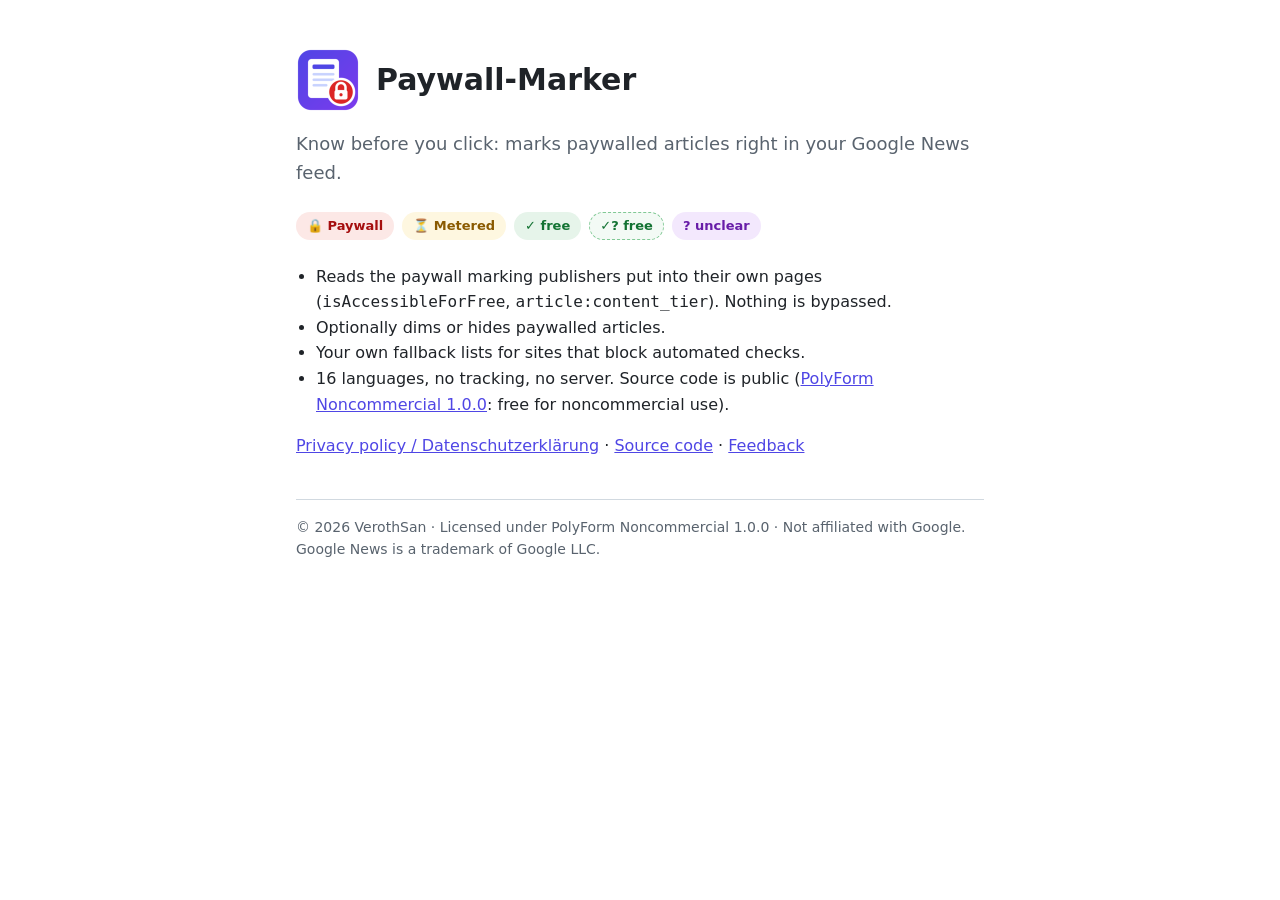
<file: docs/index.html>
<!doctype html>
<!-- SPDX-License-Identifier: PolyForm-Noncommercial-1.0.0
     Required Notice: Copyright 2026 VerothSan (https://github.com/VerothSan/paywall-marker) -->
<html lang="en">
<head>
  <meta charset="utf-8">
  <meta name="viewport" content="width=device-width, initial-scale=1">
  <meta name="google-site-verification" content="g5WwJk1qUhYB-CWL628liKd2dmR1e5mvN2iMsZIXc8E" />
  <title>Paywall-Marker</title>
  <meta name="description" content="Chrome extension that marks paywalled articles in your Google News feed before you click.">
  <link rel="icon" href="icon-32.png">
  <style>
    :root { color-scheme: light dark; --fg:#1f2328; --muted:#59636e; --bg:#fff; --line:#d1d9e0; --accent:#4f46e5; --card:#f6f8fa; }
    @media (prefers-color-scheme: dark) { :root { --fg:#e6edf3; --muted:#9198a1; --bg:#0d1117; --line:#30363d; --accent:#a5b4fc; --card:#161b22; } }
    * { box-sizing: border-box; }
    body { margin: 0; font: 16px/1.6 system-ui, sans-serif; color: var(--fg); background: var(--bg); }
    main { max-width: 720px; margin: 0 auto; padding: 48px 16px 64px; }
    header { display: flex; align-items: center; gap: 16px; }
    header img { width: 64px; height: 64px; }
    h1 { margin: 0; font-size: 30px; }
    p.lead { font-size: 18px; color: var(--muted); }
    .tags { display: flex; flex-wrap: wrap; gap: 8px; margin: 24px 0; }
    .tag { padding: 2px 10px; border-radius: 999px; font: 600 13px/22px system-ui, sans-serif; border: 1px solid transparent; }
    .p { background:#fce8e6; color:#a50e0e } .m { background:#fef7e0; color:#8a5a00 } .f { background:#e6f4ea; color:#137333 }
    .l { background:#f3faf5; color:#137333; border:1px dashed #81c995 } .u { background:#f3e8fd; color:#681da8 }
    ul { padding-left: 20px; }
    a { color: var(--accent); }
    footer { margin-top: 40px; padding-top: 16px; border-top: 1px solid var(--line); color: var(--muted); font-size: 14px; }
  </style>
</head>
<body>
<main>
  <header><img src="icon-128.png" alt=""><h1>Paywall-Marker</h1></header>
  <p class="lead">Know before you click: marks paywalled articles right in your Google News feed.</p>
  <div class="tags" aria-label="Tags">
    <span class="tag p">🔒 Paywall</span><span class="tag m">⏳ Metered</span><span class="tag f">✓ free</span><span class="tag l">✓? free</span><span class="tag u">? unclear</span>
  </div>
  <ul>
    <li>Reads the paywall marking publishers put into their own pages (<code>isAccessibleForFree</code>, <code>article:content_tier</code>). Nothing is bypassed.</li>
    <li>Optionally dims or hides paywalled articles.</li>
    <li>Your own fallback lists for sites that block automated checks.</li>
    <li>16 languages, no tracking, no server. Source code is public (<a href="https://github.com/VerothSan/paywall-marker/blob/main/LICENSE.md">PolyForm Noncommercial 1.0.0</a>: free for noncommercial use).</li>
  </ul>
  <p><a href="privacy.html">Privacy policy / Datenschutzerklärung</a> · <a href="https://github.com/VerothSan/paywall-marker">Source code</a> · <a href="https://github.com/VerothSan/paywall-marker/issues">Feedback</a></p>
  <footer>© 2026 VerothSan · Licensed under PolyForm Noncommercial 1.0.0 · Not affiliated with Google. Google News is a trademark of Google LLC.</footer>
</main>
</body>
</html>
</file>
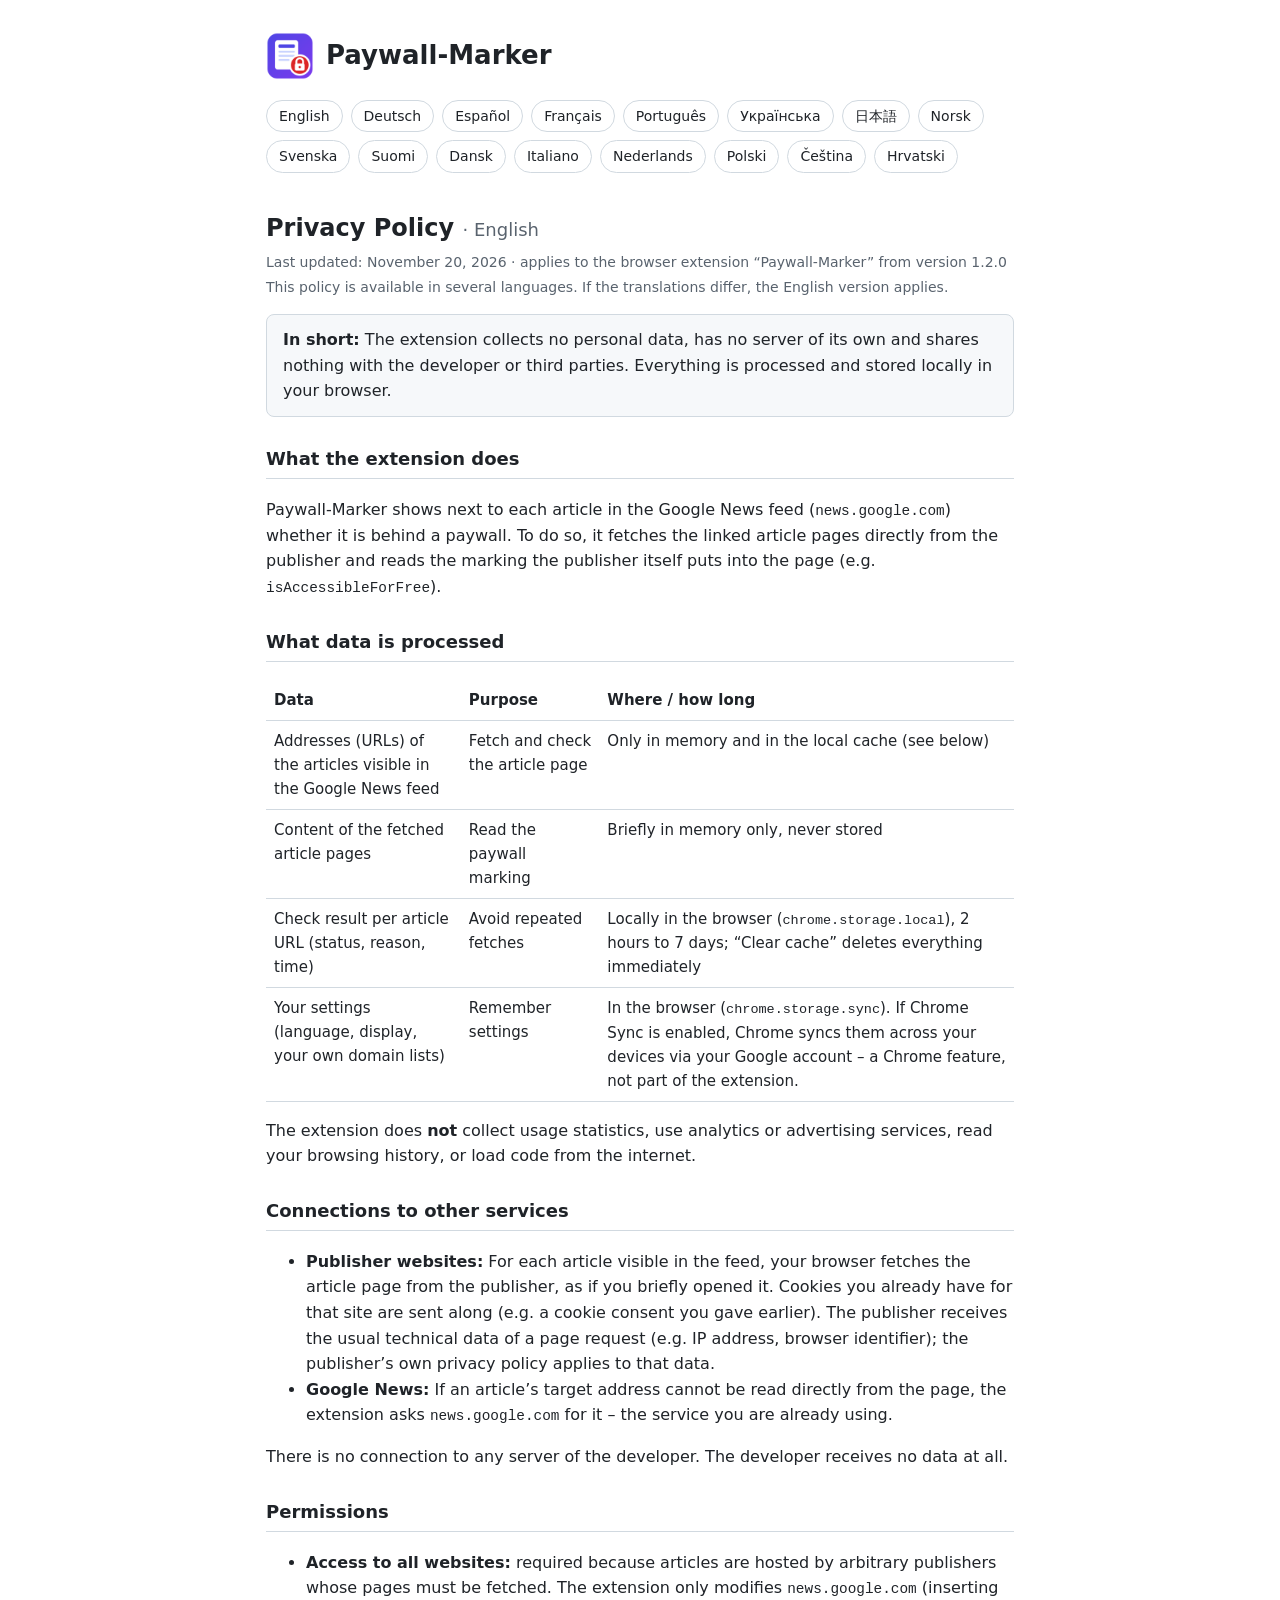
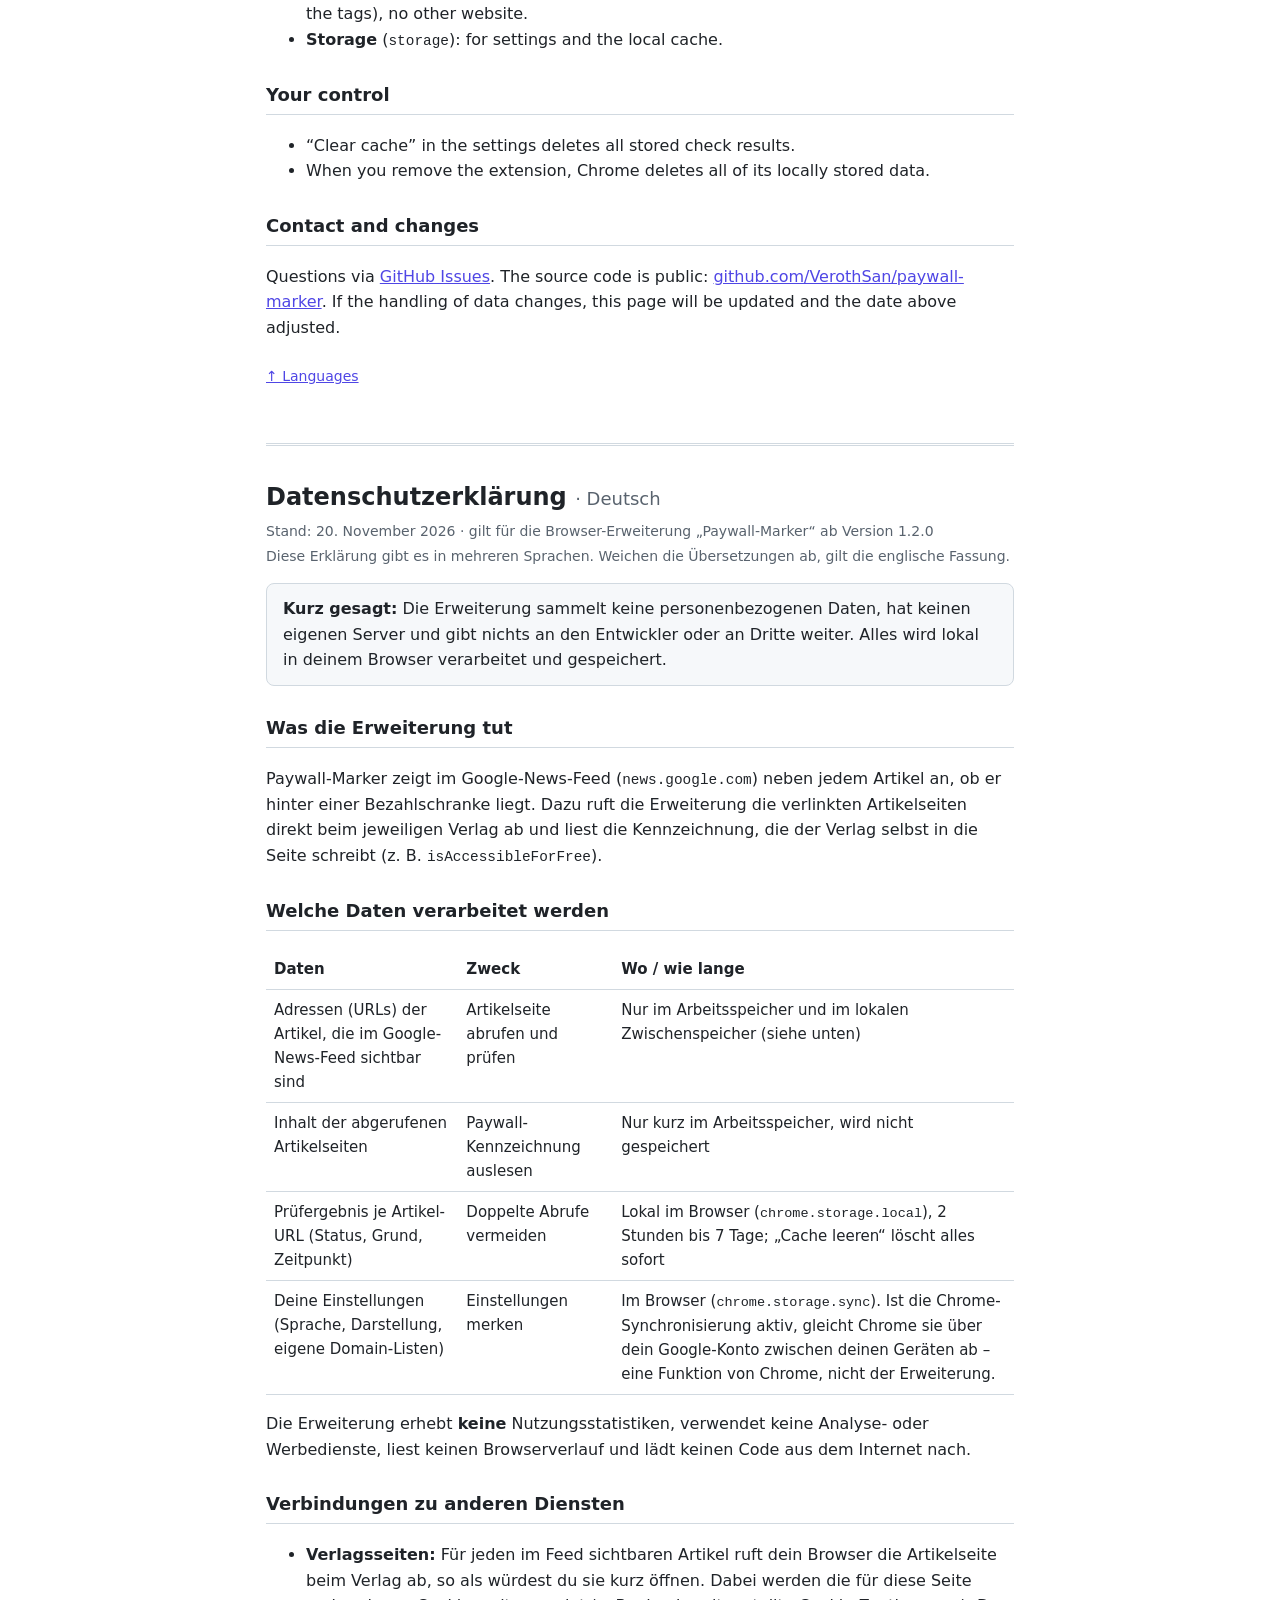
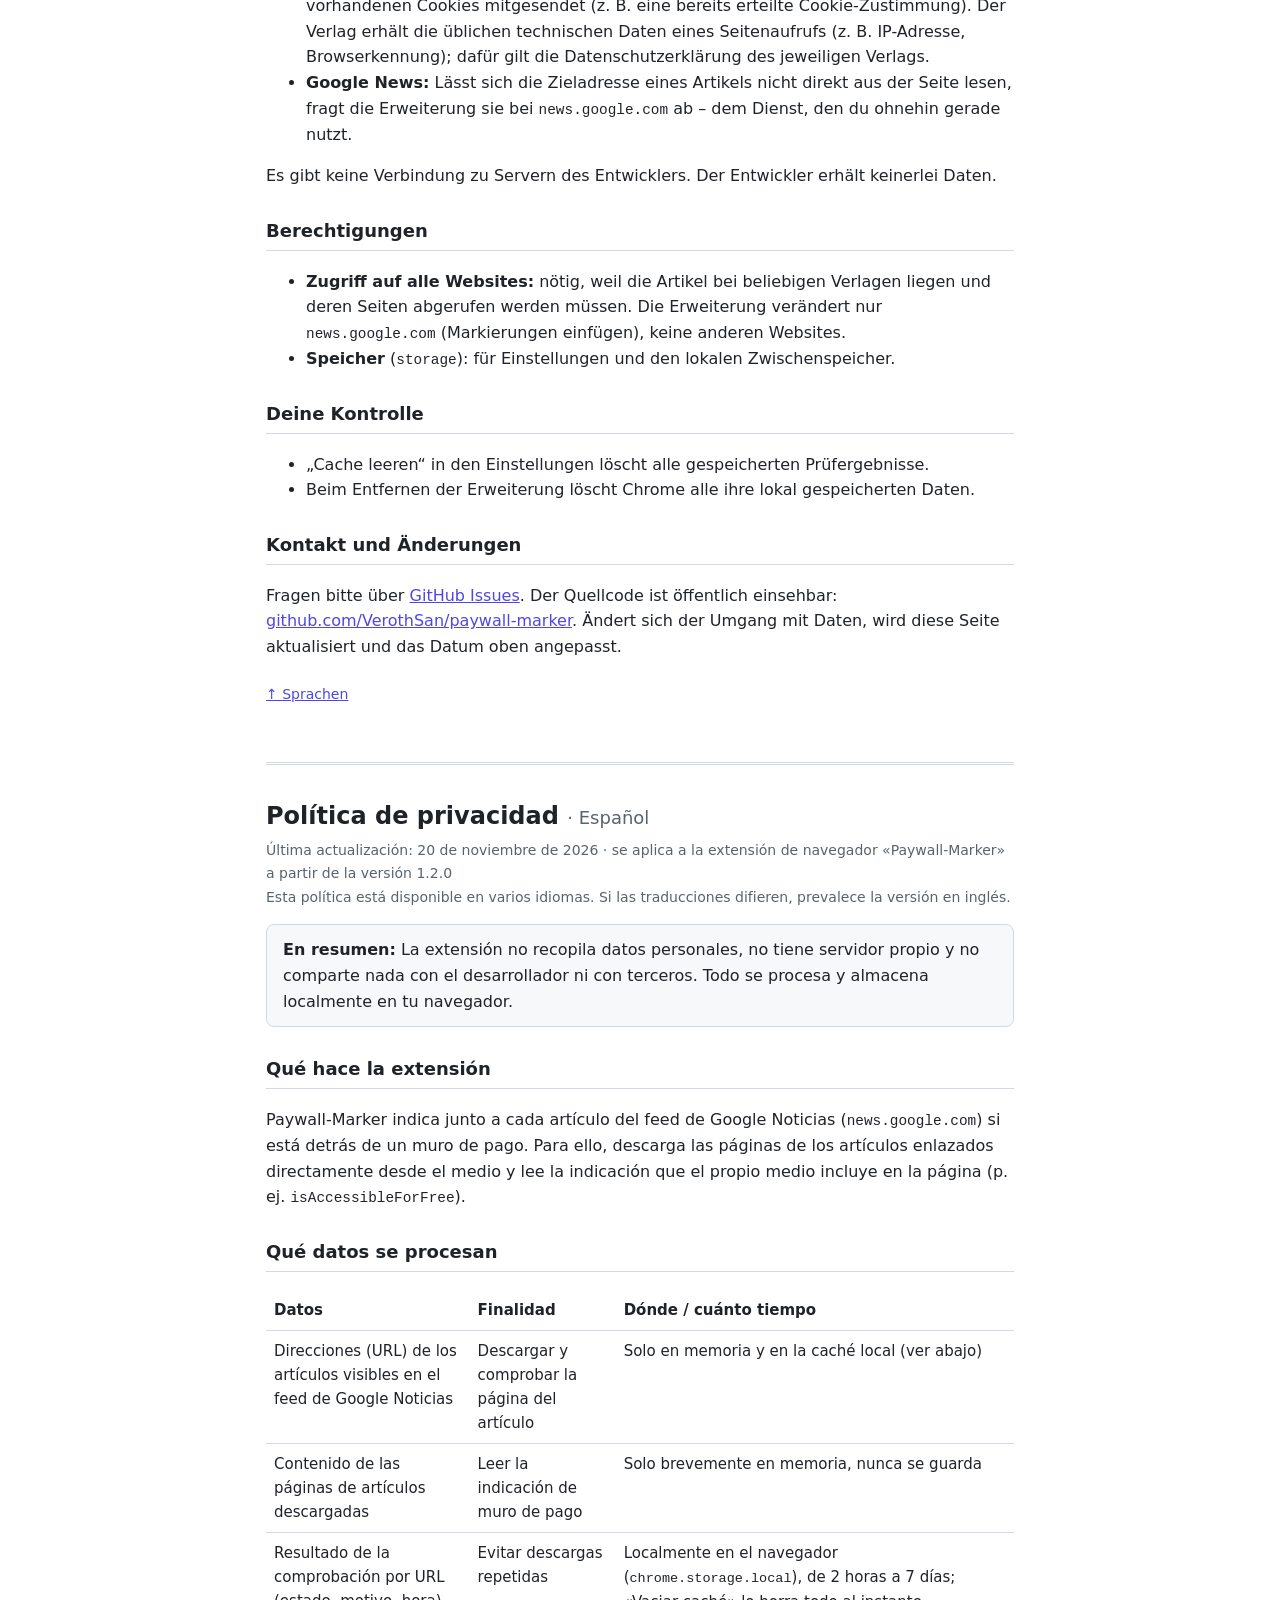
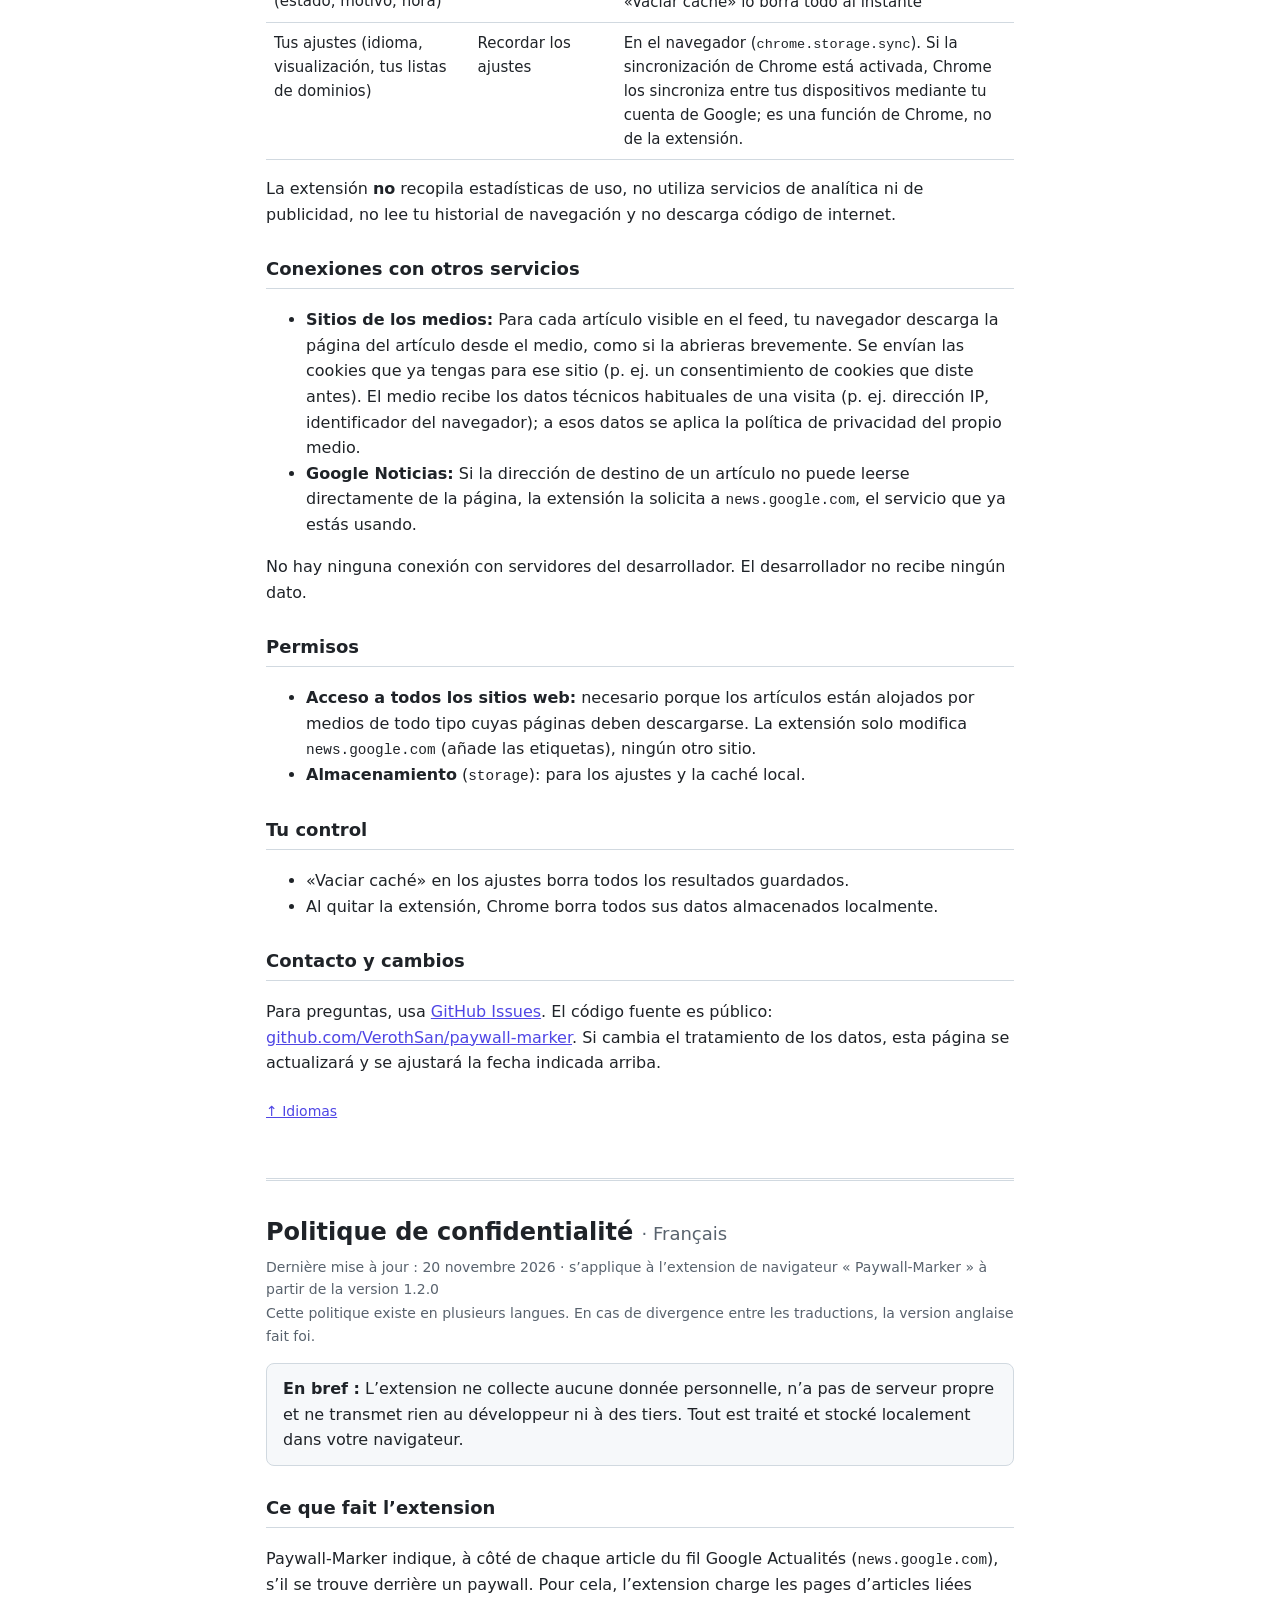
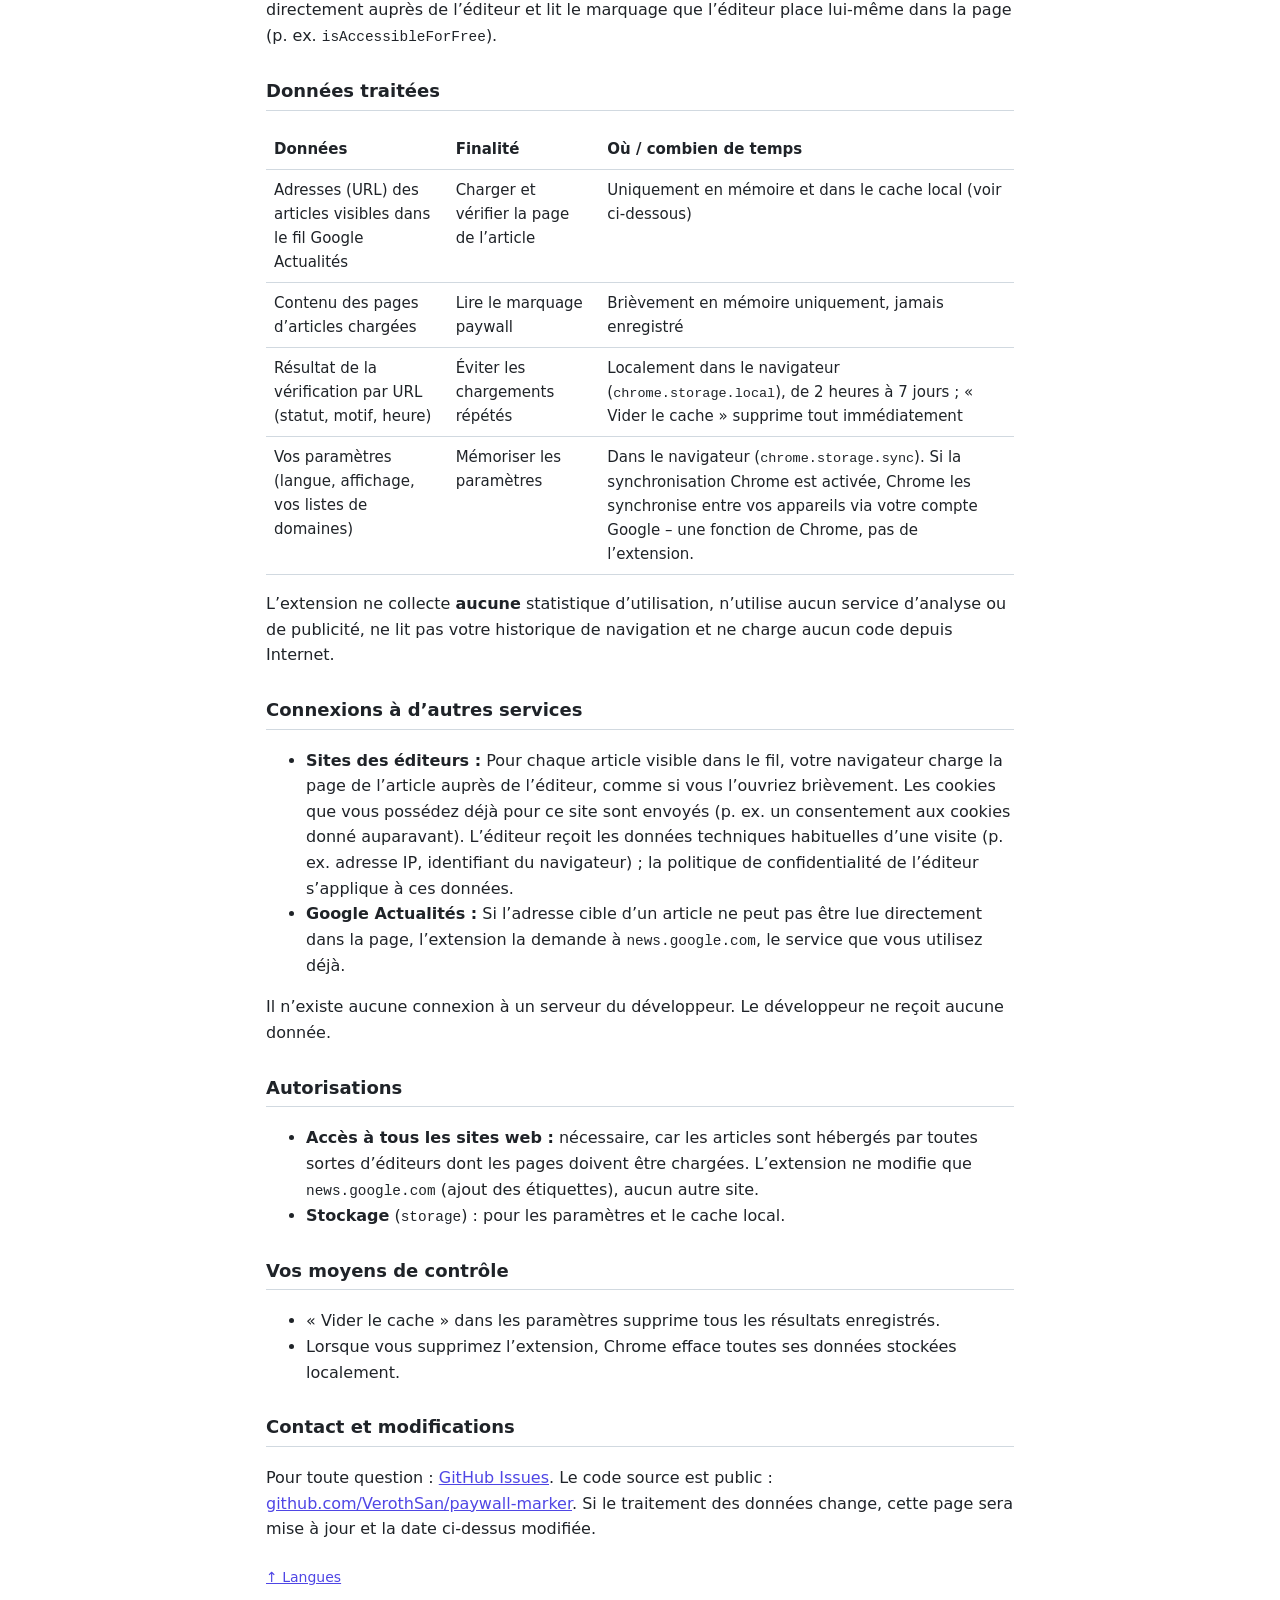
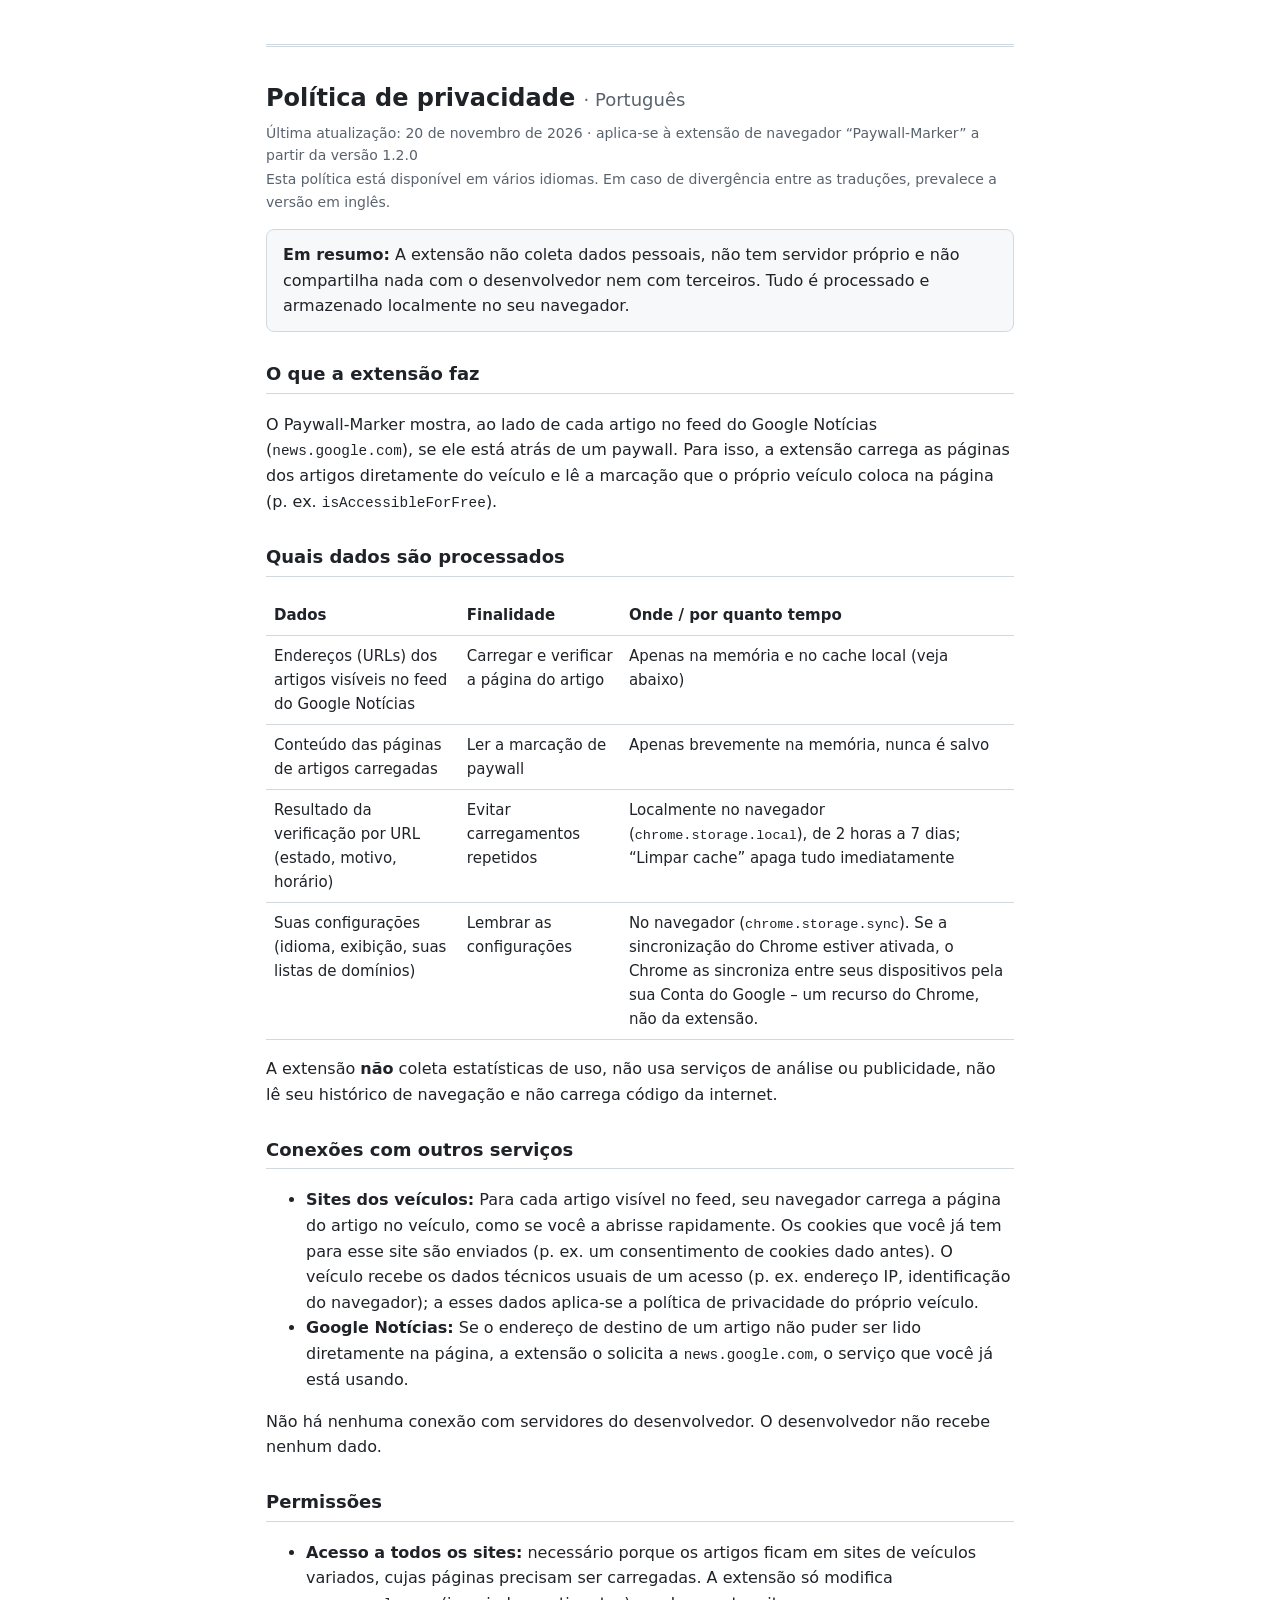
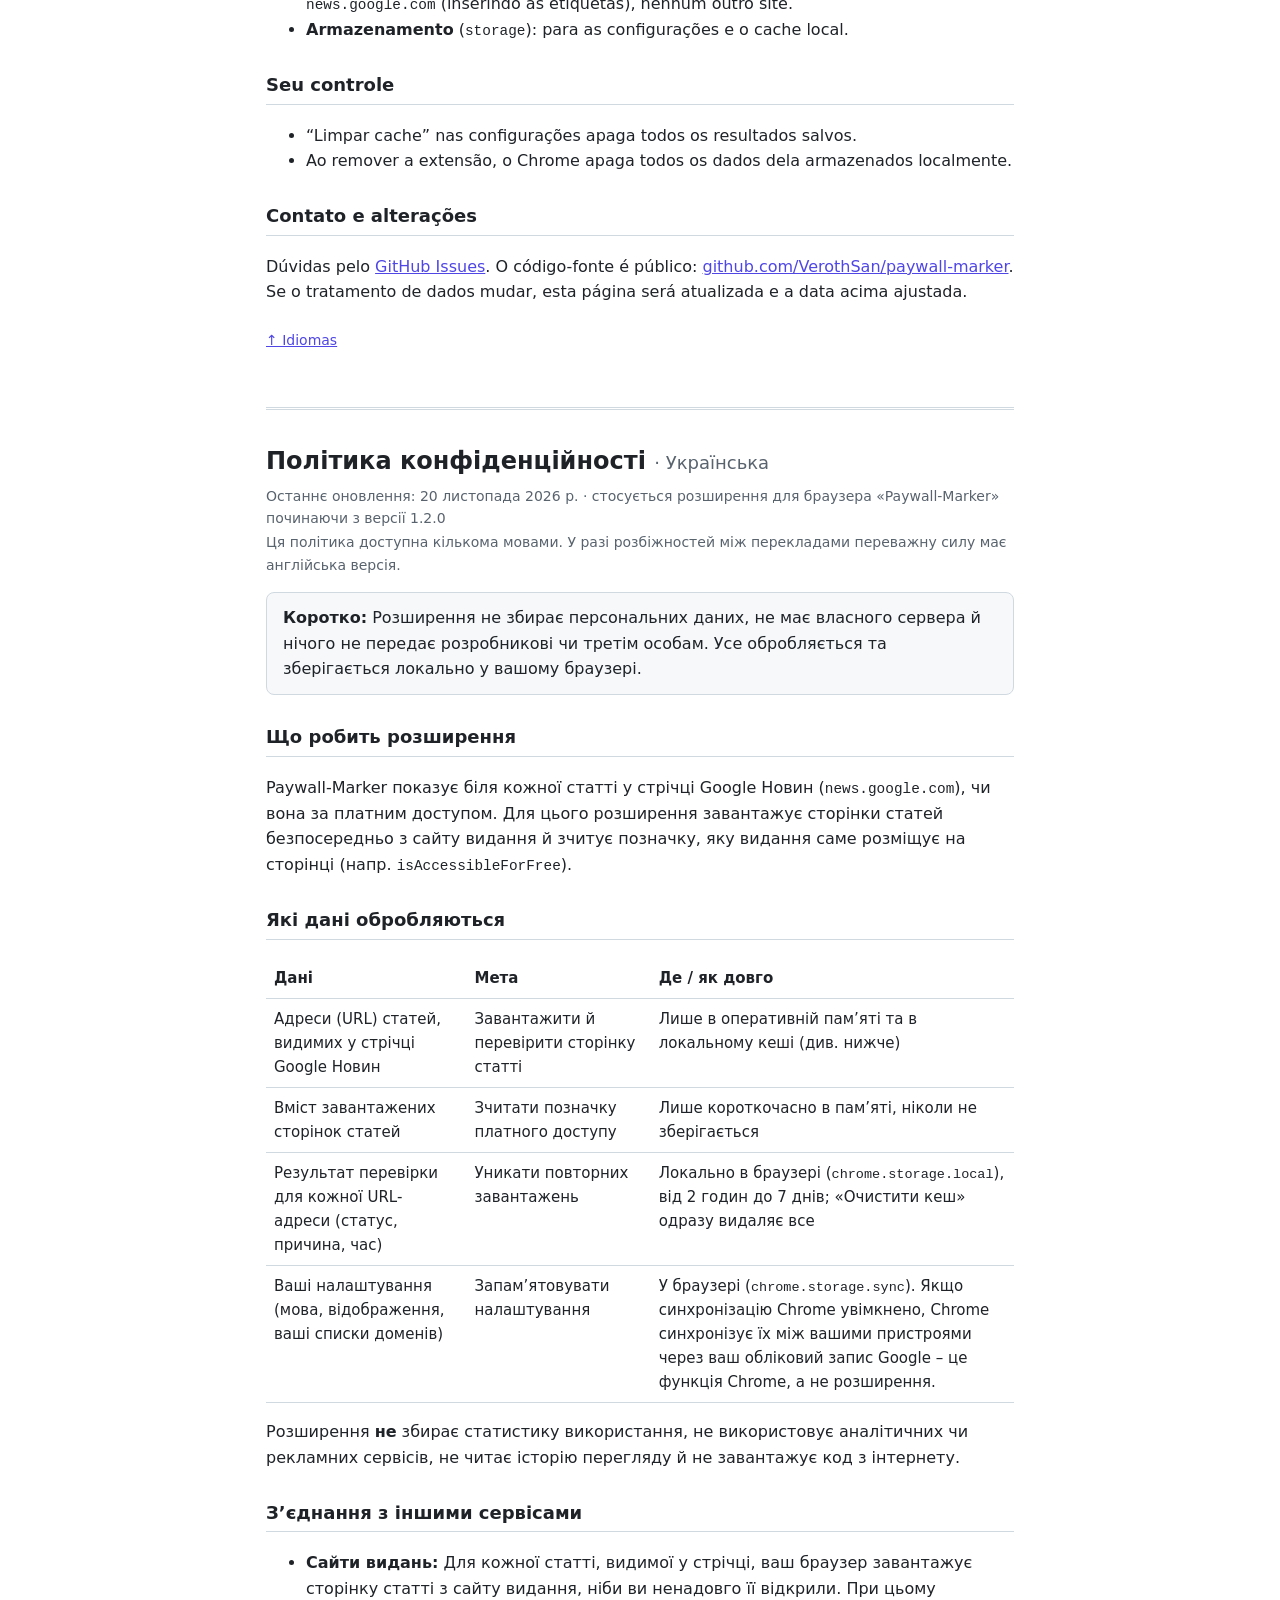
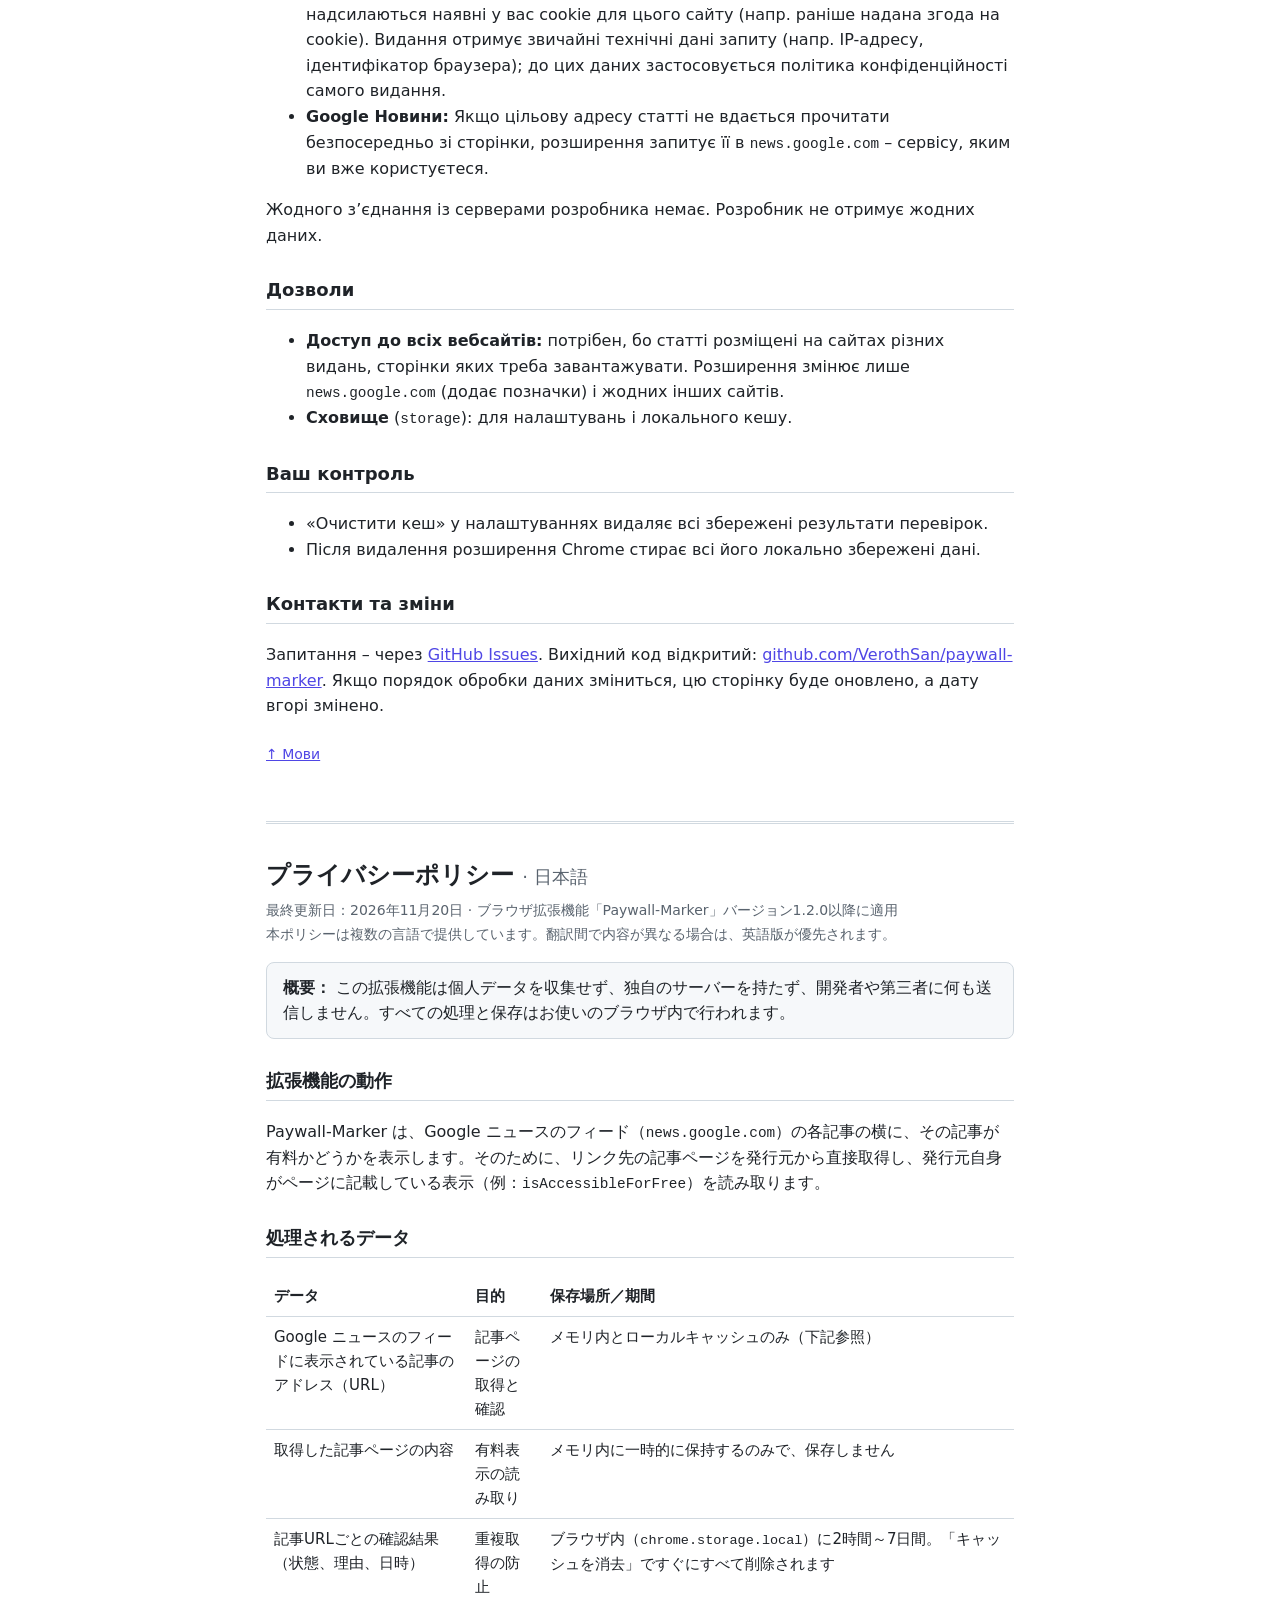
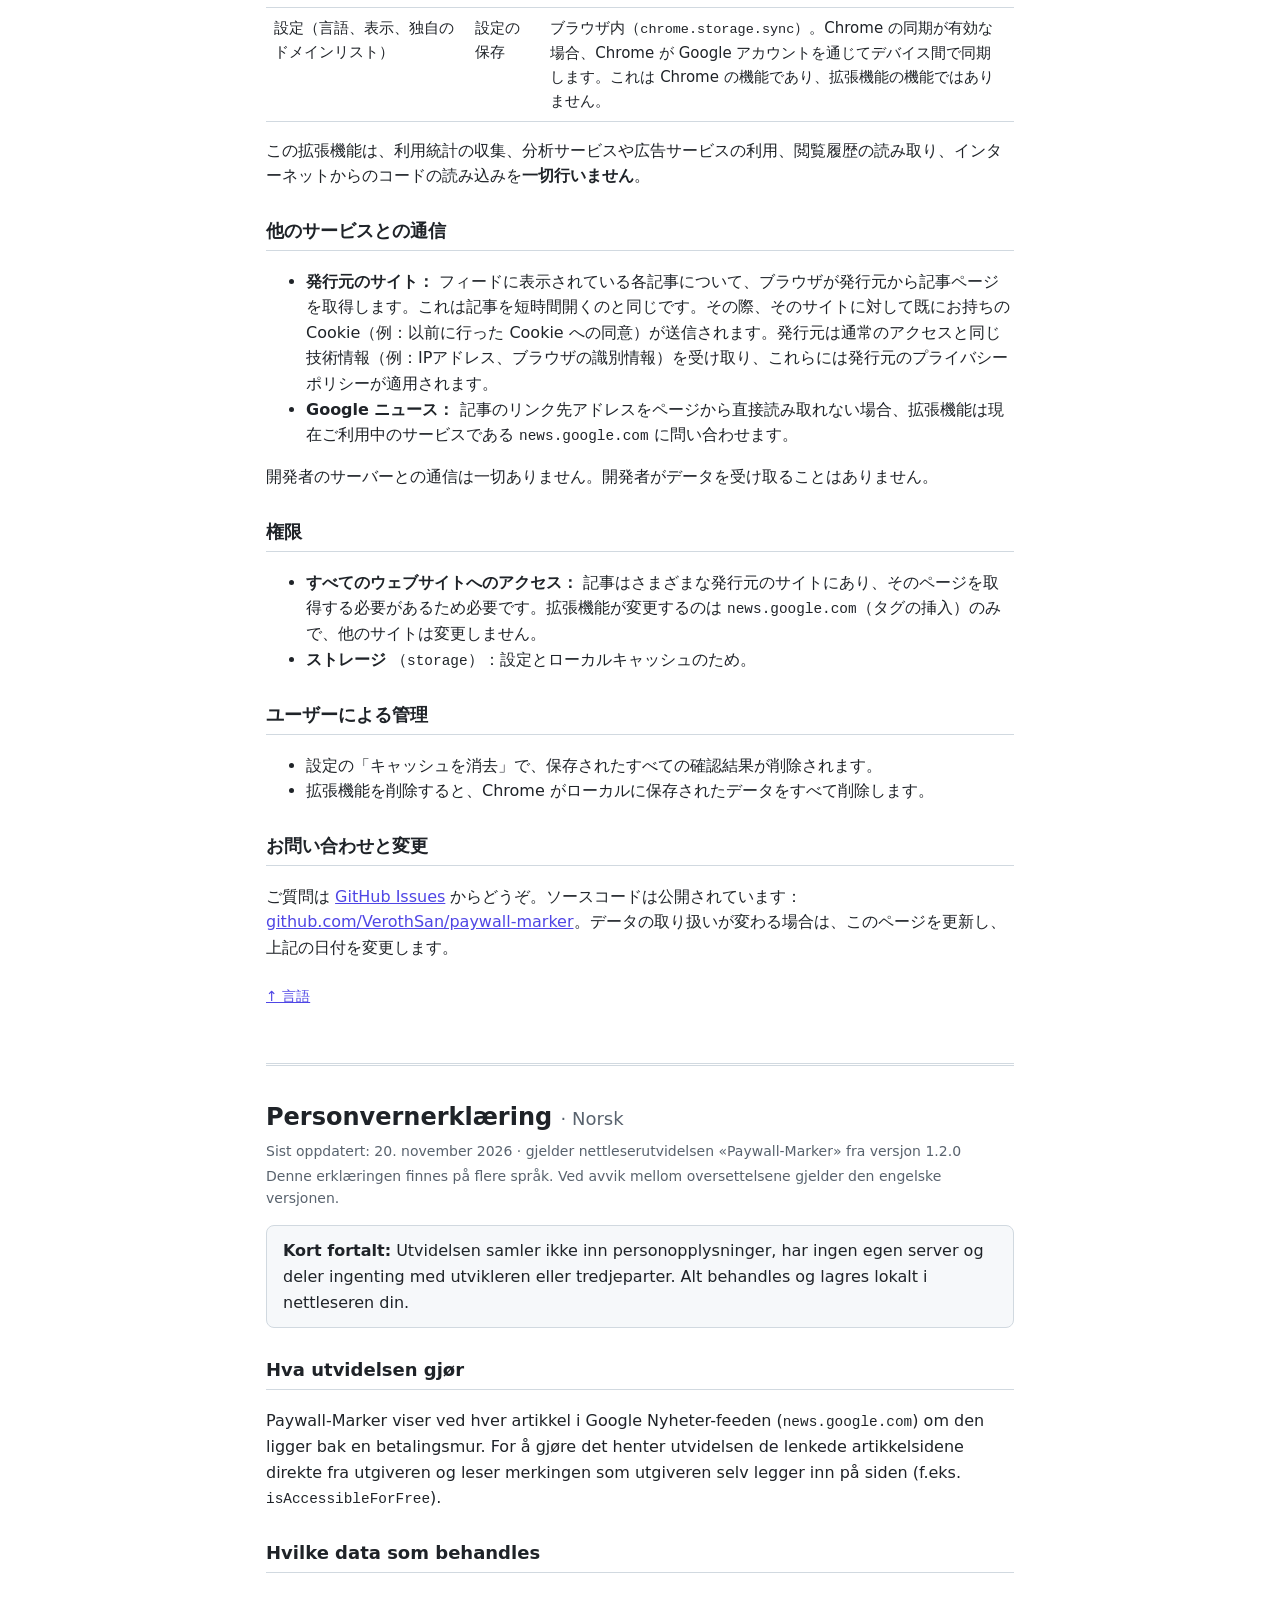
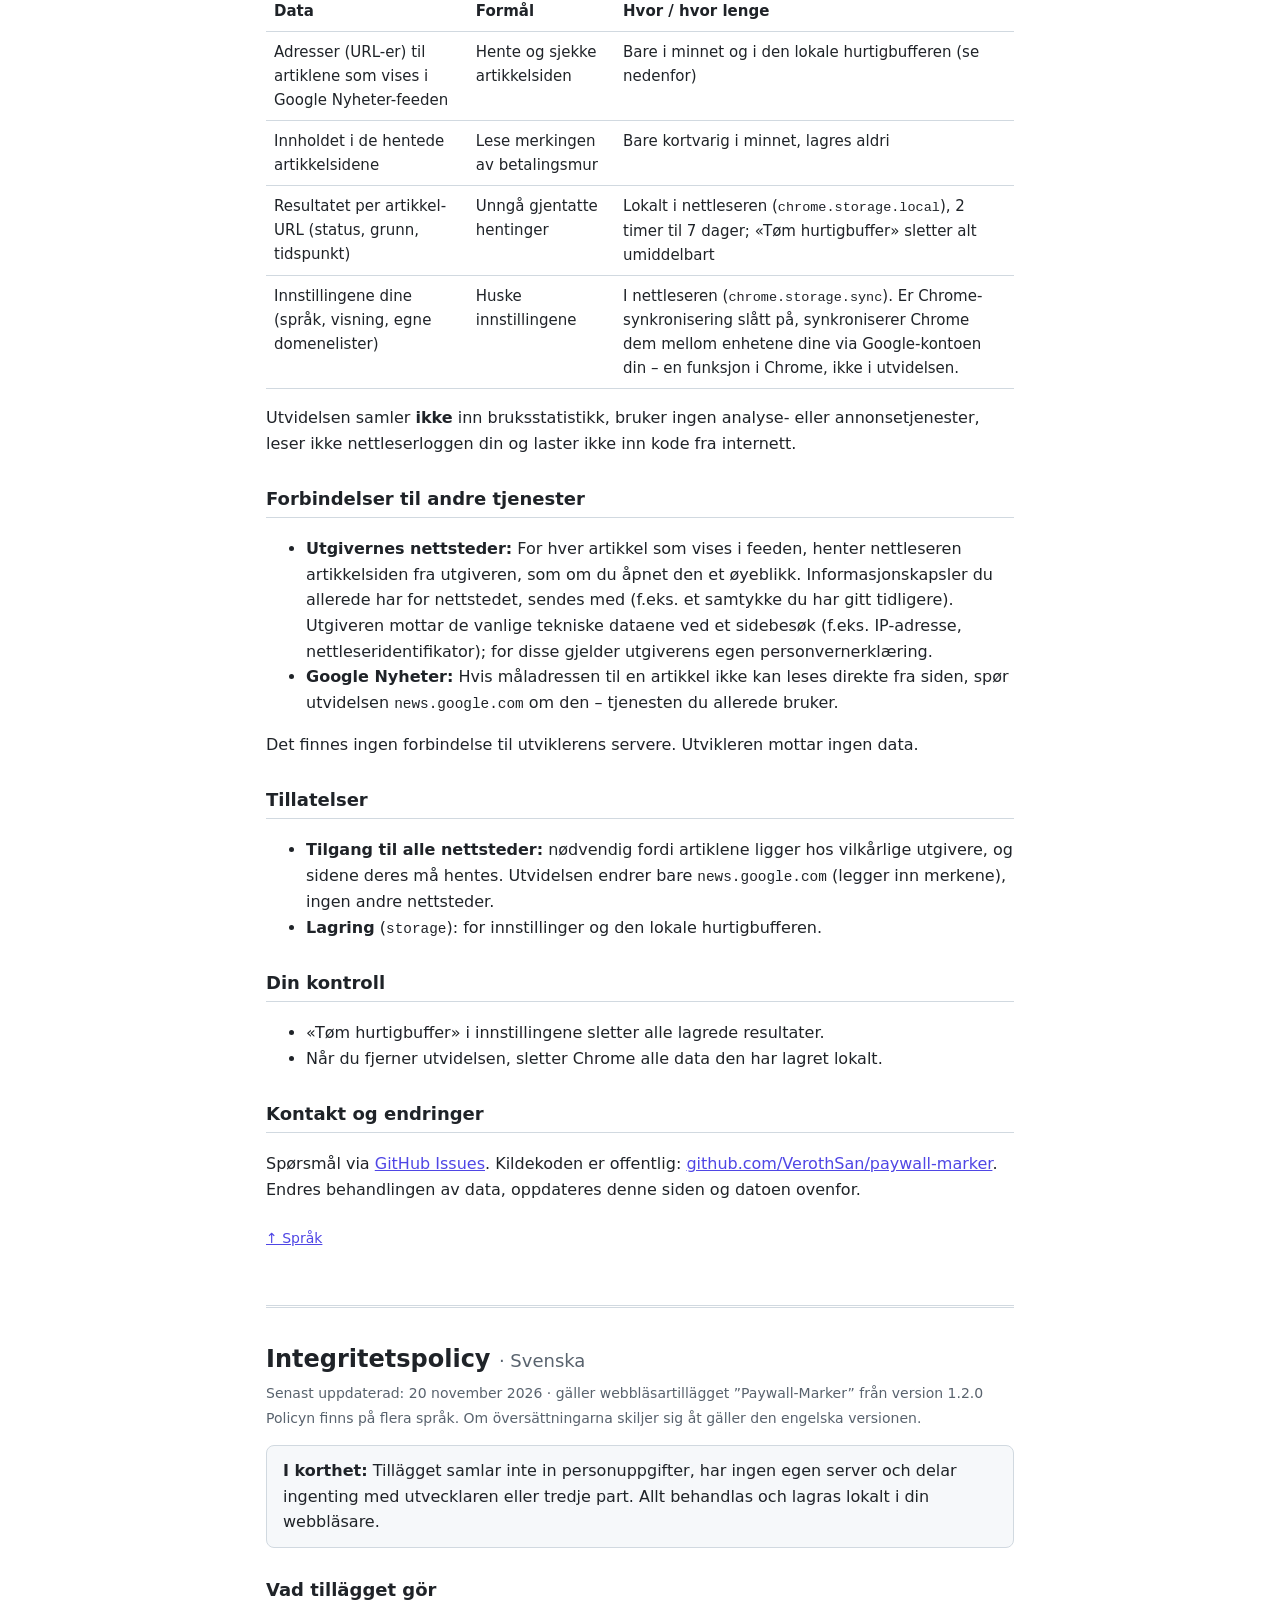
<file: docs/privacy.html>
<!doctype html>
<html lang="en">
<head>
  <meta charset="utf-8">
  <meta name="viewport" content="width=device-width, initial-scale=1">
  <meta name="google-site-verification" content="g5WwJk1qUhYB-CWL628liKd2dmR1e5mvN2iMsZIXc8E" />
  <title>Paywall-Marker – Privacy Policy</title>
  <meta name="description" content="Privacy policy of the Paywall-Marker browser extension, in 16 languages.">
  <link rel="icon" href="icon-32.png">
  <!-- Generiert von store/privacy.py – Änderungen bitte dort vornehmen. -->
  <!-- SPDX-License-Identifier: PolyForm-Noncommercial-1.0.0
       Required Notice: Copyright 2026 VerothSan (https://github.com/VerothSan/paywall-marker) -->
  <style>
    :root { color-scheme: light dark; --fg:#1f2328; --muted:#59636e; --bg:#fff; --line:#d1d9e0; --accent:#4f46e5; --card:#f6f8fa; }
    @media (prefers-color-scheme: dark) { :root { --fg:#e6edf3; --muted:#9198a1; --bg:#0d1117; --line:#30363d; --accent:#a5b4fc; --card:#161b22; } }
    * { box-sizing: border-box; }
    html { scroll-behavior: smooth; }
    @media (prefers-reduced-motion: reduce) { html { scroll-behavior: auto; } }
    body { margin: 0; font: 16px/1.6 system-ui, sans-serif; color: var(--fg); background: var(--bg); }
    main { max-width: 780px; margin: 0 auto; padding: 32px 16px 64px; }
    header { display: flex; align-items: center; gap: 12px; }
    header img { width: 48px; height: 48px; }
    h1 { font-size: 26px; margin: 0; }
    h2.title { font-size: 24px; margin: 0 0 4px; }
    .langname { color: var(--muted); font-weight: 400; font-size: 18px; }
    h3 { font-size: 18px; margin-top: 28px; border-bottom: 1px solid var(--line); padding-bottom: 4px; }
    .meta { color: var(--muted); font-size: 14px; margin: 2px 0; }
    nav.lang { margin: 20px 0 36px; display: flex; flex-wrap: wrap; gap: 8px; }
    nav.lang a { padding: 4px 12px; border: 1px solid var(--line); border-radius: 999px; color: var(--fg); text-decoration: none; font-size: 14px; }
    nav.lang a:hover, nav.lang a:focus-visible { border-color: var(--accent); color: var(--accent); }
    .tldr { background: var(--card); border: 1px solid var(--line); border-radius: 8px; padding: 12px 16px; margin-top: 16px; }
    .table { overflow-x: auto; }
    table { border-collapse: collapse; width: 100%; font-size: 15px; }
    th, td { text-align: left; vertical-align: top; padding: 8px; border-bottom: 1px solid var(--line); }
    a { color: var(--accent); }
    code { font-size: .9em; overflow-wrap: anywhere; }
    section { scroll-margin-top: 16px; }
    section + section { margin-top: 56px; padding-top: 32px; border-top: 3px double var(--line); }
    .top { font-size: 14px; margin-top: 24px; }
  </style>
</head>
<body>
<main>
  <header>
    <img src="icon-128.png" alt="">
    <h1>Paywall-Marker</h1>
  </header>
  <nav class="lang" id="langs" aria-label="Languages"><a href="#en" hreflang="en" lang="en">English</a><a href="#de" hreflang="de" lang="de">Deutsch</a><a href="#es" hreflang="es" lang="es">Español</a><a href="#fr" hreflang="fr" lang="fr">Français</a><a href="#pt" hreflang="pt" lang="pt">Português</a><a href="#uk" hreflang="uk" lang="uk">Українська</a><a href="#ja" hreflang="ja" lang="ja">日本語</a><a href="#no" hreflang="no" lang="no">Norsk</a><a href="#sv" hreflang="sv" lang="sv">Svenska</a><a href="#fi" hreflang="fi" lang="fi">Suomi</a><a href="#da" hreflang="da" lang="da">Dansk</a><a href="#it" hreflang="it" lang="it">Italiano</a><a href="#nl" hreflang="nl" lang="nl">Nederlands</a><a href="#pl" hreflang="pl" lang="pl">Polski</a><a href="#cs" hreflang="cs" lang="cs">Čeština</a><a href="#hr" hreflang="hr" lang="hr">Hrvatski</a></nav>

  <section id="en" lang="en">
    <h2 class="title">Privacy Policy <span class="langname">· English</span></h2>
    <p class="meta">Last updated: November 20, 2026 · applies to the browser extension “Paywall-Marker” from version 1.2.0</p>
    <p class="meta">This policy is available in several languages. If the translations differ, the English version applies.</p>
    <div class="tldr"><strong>In short:</strong> The extension collects no personal data, has no server of its own and shares nothing with the developer or third parties. Everything is processed and stored locally in your browser.</div>

    <h3>What the extension does</h3>
    <p>Paywall-Marker shows next to each article in the Google News feed (<code>news.google.com</code>) whether it is behind a paywall. To do so, it fetches the linked article pages directly from the publisher and reads the marking the publisher itself puts into the page (e.g. <code>isAccessibleForFree</code>).</p>

    <h3>What data is processed</h3>
    <div class="table"><table>
        <tr><th>Data</th><th>Purpose</th><th>Where / how long</th></tr>
        <tr><td>Addresses (URLs) of the articles visible in the Google News feed</td><td>Fetch and check the article page</td><td>Only in memory and in the local cache (see below)</td></tr>
        <tr><td>Content of the fetched article pages</td><td>Read the paywall marking</td><td>Briefly in memory only, never stored</td></tr>
        <tr><td>Check result per article URL (status, reason, time)</td><td>Avoid repeated fetches</td><td>Locally in the browser (<code>chrome.storage.local</code>), 2 hours to 7 days; “Clear cache” deletes everything immediately</td></tr>
        <tr><td>Your settings (language, display, your own domain lists)</td><td>Remember settings</td><td>In the browser (<code>chrome.storage.sync</code>). If Chrome Sync is enabled, Chrome syncs them across your devices via your Google account – a Chrome feature, not part of the extension.</td></tr>
    </table></div>
    <p>The extension does <strong>not</strong> collect usage statistics, use analytics or advertising services, read your browsing history, or load code from the internet.</p>

    <h3>Connections to other services</h3>
    <ul>
      <li><strong>Publisher websites:</strong> For each article visible in the feed, your browser fetches the article page from the publisher, as if you briefly opened it. Cookies you already have for that site are sent along (e.g. a cookie consent you gave earlier). The publisher receives the usual technical data of a page request (e.g. IP address, browser identifier); the publisher’s own privacy policy applies to that data.</li>
      <li><strong>Google News:</strong> If an article’s target address cannot be read directly from the page, the extension asks <code>news.google.com</code> for it – the service you are already using.</li>
    </ul>
    <p>There is no connection to any server of the developer. The developer receives no data at all.</p>

    <h3>Permissions</h3>
    <ul>
      <li><strong>Access to all websites:</strong> required because articles are hosted by arbitrary publishers whose pages must be fetched. The extension only modifies <code>news.google.com</code> (inserting the tags), no other website.</li>
      <li><strong>Storage</strong> (<code>storage</code>): for settings and the local cache.</li>
    </ul>

    <h3>Your control</h3>
    <ul>
      <li>“Clear cache” in the settings deletes all stored check results.</li>
      <li>When you remove the extension, Chrome deletes all of its locally stored data.</li>
    </ul>

    <h3>Contact and changes</h3>
    <p>Questions via <a href="https://github.com/VerothSan/paywall-marker/issues">GitHub Issues</a>. The source code is public: <a href="https://github.com/VerothSan/paywall-marker">github.com/VerothSan/paywall-marker</a>. If the handling of data changes, this page will be updated and the date above adjusted.</p>
    <p class="top"><a href="#langs">↑ Languages</a></p>
  </section>
  <section id="de" lang="de">
    <h2 class="title">Datenschutzerklärung <span class="langname">· Deutsch</span></h2>
    <p class="meta">Stand: 20. November 2026 · gilt für die Browser-Erweiterung „Paywall-Marker“ ab Version 1.2.0</p>
    <p class="meta">Diese Erklärung gibt es in mehreren Sprachen. Weichen die Übersetzungen ab, gilt die englische Fassung.</p>
    <div class="tldr"><strong>Kurz gesagt:</strong> Die Erweiterung sammelt keine personenbezogenen Daten, hat keinen eigenen Server und gibt nichts an den Entwickler oder an Dritte weiter. Alles wird lokal in deinem Browser verarbeitet und gespeichert.</div>

    <h3>Was die Erweiterung tut</h3>
    <p>Paywall-Marker zeigt im Google-News-Feed (<code>news.google.com</code>) neben jedem Artikel an, ob er hinter einer Bezahlschranke liegt. Dazu ruft die Erweiterung die verlinkten Artikelseiten direkt beim jeweiligen Verlag ab und liest die Kennzeichnung, die der Verlag selbst in die Seite schreibt (z. B. <code>isAccessibleForFree</code>).</p>

    <h3>Welche Daten verarbeitet werden</h3>
    <div class="table"><table>
        <tr><th>Daten</th><th>Zweck</th><th>Wo / wie lange</th></tr>
        <tr><td>Adressen (URLs) der Artikel, die im Google-News-Feed sichtbar sind</td><td>Artikelseite abrufen und prüfen</td><td>Nur im Arbeitsspeicher und im lokalen Zwischenspeicher (siehe unten)</td></tr>
        <tr><td>Inhalt der abgerufenen Artikelseiten</td><td>Paywall-Kennzeichnung auslesen</td><td>Nur kurz im Arbeitsspeicher, wird nicht gespeichert</td></tr>
        <tr><td>Prüfergebnis je Artikel-URL (Status, Grund, Zeitpunkt)</td><td>Doppelte Abrufe vermeiden</td><td>Lokal im Browser (<code>chrome.storage.local</code>), 2 Stunden bis 7 Tage; „Cache leeren“ löscht alles sofort</td></tr>
        <tr><td>Deine Einstellungen (Sprache, Darstellung, eigene Domain-Listen)</td><td>Einstellungen merken</td><td>Im Browser (<code>chrome.storage.sync</code>). Ist die Chrome-Synchronisierung aktiv, gleicht Chrome sie über dein Google-Konto zwischen deinen Geräten ab – eine Funktion von Chrome, nicht der Erweiterung.</td></tr>
    </table></div>
    <p>Die Erweiterung erhebt <strong>keine</strong> Nutzungsstatistiken, verwendet keine Analyse- oder Werbedienste, liest keinen Browserverlauf und lädt keinen Code aus dem Internet nach.</p>

    <h3>Verbindungen zu anderen Diensten</h3>
    <ul>
      <li><strong>Verlagsseiten:</strong> Für jeden im Feed sichtbaren Artikel ruft dein Browser die Artikelseite beim Verlag ab, so als würdest du sie kurz öffnen. Dabei werden die für diese Seite vorhandenen Cookies mitgesendet (z. B. eine bereits erteilte Cookie-Zustimmung). Der Verlag erhält die üblichen technischen Daten eines Seitenaufrufs (z. B. IP-Adresse, Browserkennung); dafür gilt die Datenschutzerklärung des jeweiligen Verlags.</li>
      <li><strong>Google News:</strong> Lässt sich die Zieladresse eines Artikels nicht direkt aus der Seite lesen, fragt die Erweiterung sie bei <code>news.google.com</code> ab – dem Dienst, den du ohnehin gerade nutzt.</li>
    </ul>
    <p>Es gibt keine Verbindung zu Servern des Entwicklers. Der Entwickler erhält keinerlei Daten.</p>

    <h3>Berechtigungen</h3>
    <ul>
      <li><strong>Zugriff auf alle Websites:</strong> nötig, weil die Artikel bei beliebigen Verlagen liegen und deren Seiten abgerufen werden müssen. Die Erweiterung verändert nur <code>news.google.com</code> (Markierungen einfügen), keine anderen Websites.</li>
      <li><strong>Speicher</strong> (<code>storage</code>): für Einstellungen und den lokalen Zwischenspeicher.</li>
    </ul>

    <h3>Deine Kontrolle</h3>
    <ul>
      <li>„Cache leeren“ in den Einstellungen löscht alle gespeicherten Prüfergebnisse.</li>
      <li>Beim Entfernen der Erweiterung löscht Chrome alle ihre lokal gespeicherten Daten.</li>
    </ul>

    <h3>Kontakt und Änderungen</h3>
    <p>Fragen bitte über <a href="https://github.com/VerothSan/paywall-marker/issues">GitHub Issues</a>. Der Quellcode ist öffentlich einsehbar: <a href="https://github.com/VerothSan/paywall-marker">github.com/VerothSan/paywall-marker</a>. Ändert sich der Umgang mit Daten, wird diese Seite aktualisiert und das Datum oben angepasst.</p>
    <p class="top"><a href="#langs">↑ Sprachen</a></p>
  </section>
  <section id="es" lang="es">
    <h2 class="title">Política de privacidad <span class="langname">· Español</span></h2>
    <p class="meta">Última actualización: 20 de noviembre de 2026 · se aplica a la extensión de navegador «Paywall-Marker» a partir de la versión 1.2.0</p>
    <p class="meta">Esta política está disponible en varios idiomas. Si las traducciones difieren, prevalece la versión en inglés.</p>
    <div class="tldr"><strong>En resumen:</strong> La extensión no recopila datos personales, no tiene servidor propio y no comparte nada con el desarrollador ni con terceros. Todo se procesa y almacena localmente en tu navegador.</div>

    <h3>Qué hace la extensión</h3>
    <p>Paywall-Marker indica junto a cada artículo del feed de Google Noticias (<code>news.google.com</code>) si está detrás de un muro de pago. Para ello, descarga las páginas de los artículos enlazados directamente desde el medio y lee la indicación que el propio medio incluye en la página (p. ej. <code>isAccessibleForFree</code>).</p>

    <h3>Qué datos se procesan</h3>
    <div class="table"><table>
        <tr><th>Datos</th><th>Finalidad</th><th>Dónde / cuánto tiempo</th></tr>
        <tr><td>Direcciones (URL) de los artículos visibles en el feed de Google Noticias</td><td>Descargar y comprobar la página del artículo</td><td>Solo en memoria y en la caché local (ver abajo)</td></tr>
        <tr><td>Contenido de las páginas de artículos descargadas</td><td>Leer la indicación de muro de pago</td><td>Solo brevemente en memoria, nunca se guarda</td></tr>
        <tr><td>Resultado de la comprobación por URL (estado, motivo, hora)</td><td>Evitar descargas repetidas</td><td>Localmente en el navegador (<code>chrome.storage.local</code>), de 2 horas a 7 días; «Vaciar caché» lo borra todo al instante</td></tr>
        <tr><td>Tus ajustes (idioma, visualización, tus listas de dominios)</td><td>Recordar los ajustes</td><td>En el navegador (<code>chrome.storage.sync</code>). Si la sincronización de Chrome está activada, Chrome los sincroniza entre tus dispositivos mediante tu cuenta de Google; es una función de Chrome, no de la extensión.</td></tr>
    </table></div>
    <p>La extensión <strong>no</strong> recopila estadísticas de uso, no utiliza servicios de analítica ni de publicidad, no lee tu historial de navegación y no descarga código de internet.</p>

    <h3>Conexiones con otros servicios</h3>
    <ul>
      <li><strong>Sitios de los medios:</strong> Para cada artículo visible en el feed, tu navegador descarga la página del artículo desde el medio, como si la abrieras brevemente. Se envían las cookies que ya tengas para ese sitio (p. ej. un consentimiento de cookies que diste antes). El medio recibe los datos técnicos habituales de una visita (p. ej. dirección IP, identificador del navegador); a esos datos se aplica la política de privacidad del propio medio.</li>
      <li><strong>Google Noticias:</strong> Si la dirección de destino de un artículo no puede leerse directamente de la página, la extensión la solicita a <code>news.google.com</code>, el servicio que ya estás usando.</li>
    </ul>
    <p>No hay ninguna conexión con servidores del desarrollador. El desarrollador no recibe ningún dato.</p>

    <h3>Permisos</h3>
    <ul>
      <li><strong>Acceso a todos los sitios web:</strong> necesario porque los artículos están alojados por medios de todo tipo cuyas páginas deben descargarse. La extensión solo modifica <code>news.google.com</code> (añade las etiquetas), ningún otro sitio.</li>
      <li><strong>Almacenamiento</strong> (<code>storage</code>): para los ajustes y la caché local.</li>
    </ul>

    <h3>Tu control</h3>
    <ul>
      <li>«Vaciar caché» en los ajustes borra todos los resultados guardados.</li>
      <li>Al quitar la extensión, Chrome borra todos sus datos almacenados localmente.</li>
    </ul>

    <h3>Contacto y cambios</h3>
    <p>Para preguntas, usa <a href="https://github.com/VerothSan/paywall-marker/issues">GitHub Issues</a>. El código fuente es público: <a href="https://github.com/VerothSan/paywall-marker">github.com/VerothSan/paywall-marker</a>. Si cambia el tratamiento de los datos, esta página se actualizará y se ajustará la fecha indicada arriba.</p>
    <p class="top"><a href="#langs">↑ Idiomas</a></p>
  </section>
  <section id="fr" lang="fr">
    <h2 class="title">Politique de confidentialité <span class="langname">· Français</span></h2>
    <p class="meta">Dernière mise à jour : 20 novembre 2026 · s’applique à l’extension de navigateur « Paywall-Marker » à partir de la version 1.2.0</p>
    <p class="meta">Cette politique existe en plusieurs langues. En cas de divergence entre les traductions, la version anglaise fait foi.</p>
    <div class="tldr"><strong>En bref :</strong> L’extension ne collecte aucune donnée personnelle, n’a pas de serveur propre et ne transmet rien au développeur ni à des tiers. Tout est traité et stocké localement dans votre navigateur.</div>

    <h3>Ce que fait l’extension</h3>
    <p>Paywall-Marker indique, à côté de chaque article du fil Google Actualités (<code>news.google.com</code>), s’il se trouve derrière un paywall. Pour cela, l’extension charge les pages d’articles liées directement auprès de l’éditeur et lit le marquage que l’éditeur place lui-même dans la page (p. ex. <code>isAccessibleForFree</code>).</p>

    <h3>Données traitées</h3>
    <div class="table"><table>
        <tr><th>Données</th><th>Finalité</th><th>Où / combien de temps</th></tr>
        <tr><td>Adresses (URL) des articles visibles dans le fil Google Actualités</td><td>Charger et vérifier la page de l’article</td><td>Uniquement en mémoire et dans le cache local (voir ci-dessous)</td></tr>
        <tr><td>Contenu des pages d’articles chargées</td><td>Lire le marquage paywall</td><td>Brièvement en mémoire uniquement, jamais enregistré</td></tr>
        <tr><td>Résultat de la vérification par URL (statut, motif, heure)</td><td>Éviter les chargements répétés</td><td>Localement dans le navigateur (<code>chrome.storage.local</code>), de 2 heures à 7 jours ; « Vider le cache » supprime tout immédiatement</td></tr>
        <tr><td>Vos paramètres (langue, affichage, vos listes de domaines)</td><td>Mémoriser les paramètres</td><td>Dans le navigateur (<code>chrome.storage.sync</code>). Si la synchronisation Chrome est activée, Chrome les synchronise entre vos appareils via votre compte Google – une fonction de Chrome, pas de l’extension.</td></tr>
    </table></div>
    <p>L’extension ne collecte <strong>aucune</strong> statistique d’utilisation, n’utilise aucun service d’analyse ou de publicité, ne lit pas votre historique de navigation et ne charge aucun code depuis Internet.</p>

    <h3>Connexions à d’autres services</h3>
    <ul>
      <li><strong>Sites des éditeurs :</strong> Pour chaque article visible dans le fil, votre navigateur charge la page de l’article auprès de l’éditeur, comme si vous l’ouvriez brièvement. Les cookies que vous possédez déjà pour ce site sont envoyés (p. ex. un consentement aux cookies donné auparavant). L’éditeur reçoit les données techniques habituelles d’une visite (p. ex. adresse IP, identifiant du navigateur) ; la politique de confidentialité de l’éditeur s’applique à ces données.</li>
      <li><strong>Google Actualités :</strong> Si l’adresse cible d’un article ne peut pas être lue directement dans la page, l’extension la demande à <code>news.google.com</code>, le service que vous utilisez déjà.</li>
    </ul>
    <p>Il n’existe aucune connexion à un serveur du développeur. Le développeur ne reçoit aucune donnée.</p>

    <h3>Autorisations</h3>
    <ul>
      <li><strong>Accès à tous les sites web :</strong> nécessaire, car les articles sont hébergés par toutes sortes d’éditeurs dont les pages doivent être chargées. L’extension ne modifie que <code>news.google.com</code> (ajout des étiquettes), aucun autre site.</li>
      <li><strong>Stockage</strong> (<code>storage</code>) : pour les paramètres et le cache local.</li>
    </ul>

    <h3>Vos moyens de contrôle</h3>
    <ul>
      <li>« Vider le cache » dans les paramètres supprime tous les résultats enregistrés.</li>
      <li>Lorsque vous supprimez l’extension, Chrome efface toutes ses données stockées localement.</li>
    </ul>

    <h3>Contact et modifications</h3>
    <p>Pour toute question : <a href="https://github.com/VerothSan/paywall-marker/issues">GitHub Issues</a>. Le code source est public : <a href="https://github.com/VerothSan/paywall-marker">github.com/VerothSan/paywall-marker</a>. Si le traitement des données change, cette page sera mise à jour et la date ci-dessus modifiée.</p>
    <p class="top"><a href="#langs">↑ Langues</a></p>
  </section>
  <section id="pt" lang="pt">
    <h2 class="title">Política de privacidade <span class="langname">· Português</span></h2>
    <p class="meta">Última atualização: 20 de novembro de 2026 · aplica-se à extensão de navegador “Paywall-Marker” a partir da versão 1.2.0</p>
    <p class="meta">Esta política está disponível em vários idiomas. Em caso de divergência entre as traduções, prevalece a versão em inglês.</p>
    <div class="tldr"><strong>Em resumo:</strong> A extensão não coleta dados pessoais, não tem servidor próprio e não compartilha nada com o desenvolvedor nem com terceiros. Tudo é processado e armazenado localmente no seu navegador.</div>

    <h3>O que a extensão faz</h3>
    <p>O Paywall-Marker mostra, ao lado de cada artigo no feed do Google Notícias (<code>news.google.com</code>), se ele está atrás de um paywall. Para isso, a extensão carrega as páginas dos artigos diretamente do veículo e lê a marcação que o próprio veículo coloca na página (p. ex. <code>isAccessibleForFree</code>).</p>

    <h3>Quais dados são processados</h3>
    <div class="table"><table>
        <tr><th>Dados</th><th>Finalidade</th><th>Onde / por quanto tempo</th></tr>
        <tr><td>Endereços (URLs) dos artigos visíveis no feed do Google Notícias</td><td>Carregar e verificar a página do artigo</td><td>Apenas na memória e no cache local (veja abaixo)</td></tr>
        <tr><td>Conteúdo das páginas de artigos carregadas</td><td>Ler a marcação de paywall</td><td>Apenas brevemente na memória, nunca é salvo</td></tr>
        <tr><td>Resultado da verificação por URL (estado, motivo, horário)</td><td>Evitar carregamentos repetidos</td><td>Localmente no navegador (<code>chrome.storage.local</code>), de 2 horas a 7 dias; “Limpar cache” apaga tudo imediatamente</td></tr>
        <tr><td>Suas configurações (idioma, exibição, suas listas de domínios)</td><td>Lembrar as configurações</td><td>No navegador (<code>chrome.storage.sync</code>). Se a sincronização do Chrome estiver ativada, o Chrome as sincroniza entre seus dispositivos pela sua Conta do Google – um recurso do Chrome, não da extensão.</td></tr>
    </table></div>
    <p>A extensão <strong>não</strong> coleta estatísticas de uso, não usa serviços de análise ou publicidade, não lê seu histórico de navegação e não carrega código da internet.</p>

    <h3>Conexões com outros serviços</h3>
    <ul>
      <li><strong>Sites dos veículos:</strong> Para cada artigo visível no feed, seu navegador carrega a página do artigo no veículo, como se você a abrisse rapidamente. Os cookies que você já tem para esse site são enviados (p. ex. um consentimento de cookies dado antes). O veículo recebe os dados técnicos usuais de um acesso (p. ex. endereço IP, identificação do navegador); a esses dados aplica-se a política de privacidade do próprio veículo.</li>
      <li><strong>Google Notícias:</strong> Se o endereço de destino de um artigo não puder ser lido diretamente na página, a extensão o solicita a <code>news.google.com</code>, o serviço que você já está usando.</li>
    </ul>
    <p>Não há nenhuma conexão com servidores do desenvolvedor. O desenvolvedor não recebe nenhum dado.</p>

    <h3>Permissões</h3>
    <ul>
      <li><strong>Acesso a todos os sites:</strong> necessário porque os artigos ficam em sites de veículos variados, cujas páginas precisam ser carregadas. A extensão só modifica <code>news.google.com</code> (inserindo as etiquetas), nenhum outro site.</li>
      <li><strong>Armazenamento</strong> (<code>storage</code>): para as configurações e o cache local.</li>
    </ul>

    <h3>Seu controle</h3>
    <ul>
      <li>“Limpar cache” nas configurações apaga todos os resultados salvos.</li>
      <li>Ao remover a extensão, o Chrome apaga todos os dados dela armazenados localmente.</li>
    </ul>

    <h3>Contato e alterações</h3>
    <p>Dúvidas pelo <a href="https://github.com/VerothSan/paywall-marker/issues">GitHub Issues</a>. O código-fonte é público: <a href="https://github.com/VerothSan/paywall-marker">github.com/VerothSan/paywall-marker</a>. Se o tratamento de dados mudar, esta página será atualizada e a data acima ajustada.</p>
    <p class="top"><a href="#langs">↑ Idiomas</a></p>
  </section>
  <section id="uk" lang="uk">
    <h2 class="title">Політика конфіденційності <span class="langname">· Українська</span></h2>
    <p class="meta">Останнє оновлення: 20 листопада 2026 р. · стосується розширення для браузера «Paywall-Marker» починаючи з версії 1.2.0</p>
    <p class="meta">Ця політика доступна кількома мовами. У разі розбіжностей між перекладами переважну силу має англійська версія.</p>
    <div class="tldr"><strong>Коротко:</strong> Розширення не збирає персональних даних, не має власного сервера й нічого не передає розробникові чи третім особам. Усе обробляється та зберігається локально у вашому браузері.</div>

    <h3>Що робить розширення</h3>
    <p>Paywall-Marker показує біля кожної статті у стрічці Google Новин (<code>news.google.com</code>), чи вона за платним доступом. Для цього розширення завантажує сторінки статей безпосередньо з сайту видання й зчитує позначку, яку видання саме розміщує на сторінці (напр. <code>isAccessibleForFree</code>).</p>

    <h3>Які дані обробляються</h3>
    <div class="table"><table>
        <tr><th>Дані</th><th>Мета</th><th>Де / як довго</th></tr>
        <tr><td>Адреси (URL) статей, видимих у стрічці Google Новин</td><td>Завантажити й перевірити сторінку статті</td><td>Лише в оперативній пам’яті та в локальному кеші (див. нижче)</td></tr>
        <tr><td>Вміст завантажених сторінок статей</td><td>Зчитати позначку платного доступу</td><td>Лише короткочасно в пам’яті, ніколи не зберігається</td></tr>
        <tr><td>Результат перевірки для кожної URL-адреси (статус, причина, час)</td><td>Уникати повторних завантажень</td><td>Локально в браузері (<code>chrome.storage.local</code>), від 2 годин до 7 днів; «Очистити кеш» одразу видаляє все</td></tr>
        <tr><td>Ваші налаштування (мова, відображення, ваші списки доменів)</td><td>Запам’ятовувати налаштування</td><td>У браузері (<code>chrome.storage.sync</code>). Якщо синхронізацію Chrome увімкнено, Chrome синхронізує їх між вашими пристроями через ваш обліковий запис Google – це функція Chrome, а не розширення.</td></tr>
    </table></div>
    <p>Розширення <strong>не</strong> збирає статистику використання, не використовує аналітичних чи рекламних сервісів, не читає історію перегляду й не завантажує код з інтернету.</p>

    <h3>З’єднання з іншими сервісами</h3>
    <ul>
      <li><strong>Сайти видань:</strong> Для кожної статті, видимої у стрічці, ваш браузер завантажує сторінку статті з сайту видання, ніби ви ненадовго її відкрили. При цьому надсилаються наявні у вас cookie для цього сайту (напр. раніше надана згода на cookie). Видання отримує звичайні технічні дані запиту (напр. IP-адресу, ідентифікатор браузера); до цих даних застосовується політика конфіденційності самого видання.</li>
      <li><strong>Google Новини:</strong> Якщо цільову адресу статті не вдається прочитати безпосередньо зі сторінки, розширення запитує її в <code>news.google.com</code> – сервісу, яким ви вже користуєтеся.</li>
    </ul>
    <p>Жодного з’єднання із серверами розробника немає. Розробник не отримує жодних даних.</p>

    <h3>Дозволи</h3>
    <ul>
      <li><strong>Доступ до всіх вебсайтів:</strong> потрібен, бо статті розміщені на сайтах різних видань, сторінки яких треба завантажувати. Розширення змінює лише <code>news.google.com</code> (додає позначки) і жодних інших сайтів.</li>
      <li><strong>Сховище</strong> (<code>storage</code>): для налаштувань і локального кешу.</li>
    </ul>

    <h3>Ваш контроль</h3>
    <ul>
      <li>«Очистити кеш» у налаштуваннях видаляє всі збережені результати перевірок.</li>
      <li>Після видалення розширення Chrome стирає всі його локально збережені дані.</li>
    </ul>

    <h3>Контакти та зміни</h3>
    <p>Запитання – через <a href="https://github.com/VerothSan/paywall-marker/issues">GitHub Issues</a>. Вихідний код відкритий: <a href="https://github.com/VerothSan/paywall-marker">github.com/VerothSan/paywall-marker</a>. Якщо порядок обробки даних зміниться, цю сторінку буде оновлено, а дату вгорі змінено.</p>
    <p class="top"><a href="#langs">↑ Мови</a></p>
  </section>
  <section id="ja" lang="ja">
    <h2 class="title">プライバシーポリシー <span class="langname">· 日本語</span></h2>
    <p class="meta">最終更新日：2026年11月20日 · ブラウザ拡張機能「Paywall-Marker」バージョン1.2.0以降に適用</p>
    <p class="meta">本ポリシーは複数の言語で提供しています。翻訳間で内容が異なる場合は、英語版が優先されます。</p>
    <div class="tldr"><strong>概要：</strong> この拡張機能は個人データを収集せず、独自のサーバーを持たず、開発者や第三者に何も送信しません。すべての処理と保存はお使いのブラウザ内で行われます。</div>

    <h3>拡張機能の動作</h3>
    <p>Paywall-Marker は、Google ニュースのフィード（<code>news.google.com</code>）の各記事の横に、その記事が有料かどうかを表示します。そのために、リンク先の記事ページを発行元から直接取得し、発行元自身がページに記載している表示（例：<code>isAccessibleForFree</code>）を読み取ります。</p>

    <h3>処理されるデータ</h3>
    <div class="table"><table>
        <tr><th>データ</th><th>目的</th><th>保存場所／期間</th></tr>
        <tr><td>Google ニュースのフィードに表示されている記事のアドレス（URL）</td><td>記事ページの取得と確認</td><td>メモリ内とローカルキャッシュのみ（下記参照）</td></tr>
        <tr><td>取得した記事ページの内容</td><td>有料表示の読み取り</td><td>メモリ内に一時的に保持するのみで、保存しません</td></tr>
        <tr><td>記事URLごとの確認結果（状態、理由、日時）</td><td>重複取得の防止</td><td>ブラウザ内（<code>chrome.storage.local</code>）に2時間～7日間。「キャッシュを消去」ですぐにすべて削除されます</td></tr>
        <tr><td>設定（言語、表示、独自のドメインリスト）</td><td>設定の保存</td><td>ブラウザ内（<code>chrome.storage.sync</code>）。Chrome の同期が有効な場合、Chrome が Google アカウントを通じてデバイス間で同期します。これは Chrome の機能であり、拡張機能の機能ではありません。</td></tr>
    </table></div>
    <p>この拡張機能は、利用統計の収集、分析サービスや広告サービスの利用、閲覧履歴の読み取り、インターネットからのコードの読み込みを<strong>一切行いません</strong>。</p>

    <h3>他のサービスとの通信</h3>
    <ul>
      <li><strong>発行元のサイト：</strong> フィードに表示されている各記事について、ブラウザが発行元から記事ページを取得します。これは記事を短時間開くのと同じです。その際、そのサイトに対して既にお持ちの Cookie（例：以前に行った Cookie への同意）が送信されます。発行元は通常のアクセスと同じ技術情報（例：IPアドレス、ブラウザの識別情報）を受け取り、これらには発行元のプライバシーポリシーが適用されます。</li>
      <li><strong>Google ニュース：</strong> 記事のリンク先アドレスをページから直接読み取れない場合、拡張機能は現在ご利用中のサービスである <code>news.google.com</code> に問い合わせます。</li>
    </ul>
    <p>開発者のサーバーとの通信は一切ありません。開発者がデータを受け取ることはありません。</p>

    <h3>権限</h3>
    <ul>
      <li><strong>すべてのウェブサイトへのアクセス：</strong> 記事はさまざまな発行元のサイトにあり、そのページを取得する必要があるため必要です。拡張機能が変更するのは <code>news.google.com</code>（タグの挿入）のみで、他のサイトは変更しません。</li>
      <li><strong>ストレージ</strong> （<code>storage</code>）：設定とローカルキャッシュのため。</li>
    </ul>

    <h3>ユーザーによる管理</h3>
    <ul>
      <li>設定の「キャッシュを消去」で、保存されたすべての確認結果が削除されます。</li>
      <li>拡張機能を削除すると、Chrome がローカルに保存されたデータをすべて削除します。</li>
    </ul>

    <h3>お問い合わせと変更</h3>
    <p>ご質問は <a href="https://github.com/VerothSan/paywall-marker/issues">GitHub Issues</a> からどうぞ。ソースコードは公開されています：<a href="https://github.com/VerothSan/paywall-marker">github.com/VerothSan/paywall-marker</a>。データの取り扱いが変わる場合は、このページを更新し、上記の日付を変更します。</p>
    <p class="top"><a href="#langs">↑ 言語</a></p>
  </section>
  <section id="no" lang="no">
    <h2 class="title">Personvernerklæring <span class="langname">· Norsk</span></h2>
    <p class="meta">Sist oppdatert: 20. november 2026 · gjelder nettleserutvidelsen «Paywall-Marker» fra versjon 1.2.0</p>
    <p class="meta">Denne erklæringen finnes på flere språk. Ved avvik mellom oversettelsene gjelder den engelske versjonen.</p>
    <div class="tldr"><strong>Kort fortalt:</strong> Utvidelsen samler ikke inn personopplysninger, har ingen egen server og deler ingenting med utvikleren eller tredjeparter. Alt behandles og lagres lokalt i nettleseren din.</div>

    <h3>Hva utvidelsen gjør</h3>
    <p>Paywall-Marker viser ved hver artikkel i Google Nyheter-feeden (<code>news.google.com</code>) om den ligger bak en betalingsmur. For å gjøre det henter utvidelsen de lenkede artikkelsidene direkte fra utgiveren og leser merkingen som utgiveren selv legger inn på siden (f.eks. <code>isAccessibleForFree</code>).</p>

    <h3>Hvilke data som behandles</h3>
    <div class="table"><table>
        <tr><th>Data</th><th>Formål</th><th>Hvor / hvor lenge</th></tr>
        <tr><td>Adresser (URL-er) til artiklene som vises i Google Nyheter-feeden</td><td>Hente og sjekke artikkelsiden</td><td>Bare i minnet og i den lokale hurtigbufferen (se nedenfor)</td></tr>
        <tr><td>Innholdet i de hentede artikkelsidene</td><td>Lese merkingen av betalingsmur</td><td>Bare kortvarig i minnet, lagres aldri</td></tr>
        <tr><td>Resultatet per artikkel-URL (status, grunn, tidspunkt)</td><td>Unngå gjentatte hentinger</td><td>Lokalt i nettleseren (<code>chrome.storage.local</code>), 2 timer til 7 dager; «Tøm hurtigbuffer» sletter alt umiddelbart</td></tr>
        <tr><td>Innstillingene dine (språk, visning, egne domenelister)</td><td>Huske innstillingene</td><td>I nettleseren (<code>chrome.storage.sync</code>). Er Chrome-synkronisering slått på, synkroniserer Chrome dem mellom enhetene dine via Google-kontoen din – en funksjon i Chrome, ikke i utvidelsen.</td></tr>
    </table></div>
    <p>Utvidelsen samler <strong>ikke</strong> inn bruksstatistikk, bruker ingen analyse- eller annonsetjenester, leser ikke nettleserloggen din og laster ikke inn kode fra internett.</p>

    <h3>Forbindelser til andre tjenester</h3>
    <ul>
      <li><strong>Utgivernes nettsteder:</strong> For hver artikkel som vises i feeden, henter nettleseren artikkelsiden fra utgiveren, som om du åpnet den et øyeblikk. Informasjonskapsler du allerede har for nettstedet, sendes med (f.eks. et samtykke du har gitt tidligere). Utgiveren mottar de vanlige tekniske dataene ved et sidebesøk (f.eks. IP-adresse, nettleseridentifikator); for disse gjelder utgiverens egen personvernerklæring.</li>
      <li><strong>Google Nyheter:</strong> Hvis måladressen til en artikkel ikke kan leses direkte fra siden, spør utvidelsen <code>news.google.com</code> om den – tjenesten du allerede bruker.</li>
    </ul>
    <p>Det finnes ingen forbindelse til utviklerens servere. Utvikleren mottar ingen data.</p>

    <h3>Tillatelser</h3>
    <ul>
      <li><strong>Tilgang til alle nettsteder:</strong> nødvendig fordi artiklene ligger hos vilkårlige utgivere, og sidene deres må hentes. Utvidelsen endrer bare <code>news.google.com</code> (legger inn merkene), ingen andre nettsteder.</li>
      <li><strong>Lagring</strong> (<code>storage</code>): for innstillinger og den lokale hurtigbufferen.</li>
    </ul>

    <h3>Din kontroll</h3>
    <ul>
      <li>«Tøm hurtigbuffer» i innstillingene sletter alle lagrede resultater.</li>
      <li>Når du fjerner utvidelsen, sletter Chrome alle data den har lagret lokalt.</li>
    </ul>

    <h3>Kontakt og endringer</h3>
    <p>Spørsmål via <a href="https://github.com/VerothSan/paywall-marker/issues">GitHub Issues</a>. Kildekoden er offentlig: <a href="https://github.com/VerothSan/paywall-marker">github.com/VerothSan/paywall-marker</a>. Endres behandlingen av data, oppdateres denne siden og datoen ovenfor.</p>
    <p class="top"><a href="#langs">↑ Språk</a></p>
  </section>
  <section id="sv" lang="sv">
    <h2 class="title">Integritetspolicy <span class="langname">· Svenska</span></h2>
    <p class="meta">Senast uppdaterad: 20 november 2026 · gäller webbläsartillägget ”Paywall-Marker” från version 1.2.0</p>
    <p class="meta">Policyn finns på flera språk. Om översättningarna skiljer sig åt gäller den engelska versionen.</p>
    <div class="tldr"><strong>I korthet:</strong> Tillägget samlar inte in personuppgifter, har ingen egen server och delar ingenting med utvecklaren eller tredje part. Allt behandlas och lagras lokalt i din webbläsare.</div>

    <h3>Vad tillägget gör</h3>
    <p>Paywall-Marker visar vid varje artikel i Google Nyheter-flödet (<code>news.google.com</code>) om den ligger bakom en betalvägg. För att göra det hämtar tillägget de länkade artikelsidorna direkt från utgivaren och läser den märkning som utgivaren själv lägger in på sidan (t.ex. <code>isAccessibleForFree</code>).</p>

    <h3>Vilka uppgifter som behandlas</h3>
    <div class="table"><table>
        <tr><th>Uppgifter</th><th>Syfte</th><th>Var / hur länge</th></tr>
        <tr><td>Adresser (URL:er) till artiklarna som syns i Google Nyheter-flödet</td><td>Hämta och kontrollera artikelsidan</td><td>Endast i minnet och i den lokala cachen (se nedan)</td></tr>
        <tr><td>Innehållet i de hämtade artikelsidorna</td><td>Läsa betalväggsmärkningen</td><td>Endast kort i minnet, sparas aldrig</td></tr>
        <tr><td>Resultat per artikel-URL (status, orsak, tidpunkt)</td><td>Undvika upprepade hämtningar</td><td>Lokalt i webbläsaren (<code>chrome.storage.local</code>), 2 timmar till 7 dagar; ”Töm cache” raderar allt direkt</td></tr>
        <tr><td>Dina inställningar (språk, visning, egna domänlistor)</td><td>Komma ihåg inställningarna</td><td>I webbläsaren (<code>chrome.storage.sync</code>). Om Chrome-synkronisering är aktiverad synkroniserar Chrome dem mellan dina enheter via ditt Google-konto – en funktion i Chrome, inte i tillägget.</td></tr>
    </table></div>
    <p>Tillägget samlar <strong>inte</strong> in användningsstatistik, använder inga analys- eller annonstjänster, läser inte din webbhistorik och laddar inte kod från internet.</p>

    <h3>Anslutningar till andra tjänster</h3>
    <ul>
      <li><strong>Utgivarnas webbplatser:</strong> För varje artikel som syns i flödet hämtar din webbläsare artikelsidan från utgivaren, som om du öppnade den en kort stund. Kakor som du redan har för webbplatsen skickas med (t.ex. ett tidigare givet samtycke till kakor). Utgivaren får de vanliga tekniska uppgifterna vid ett sidbesök (t.ex. IP-adress, webbläsaridentifierare); för dessa gäller utgivarens egen integritetspolicy.</li>
      <li><strong>Google Nyheter:</strong> Om en artikels måladress inte kan läsas direkt från sidan frågar tillägget <code>news.google.com</code> efter den – tjänsten du redan använder.</li>
    </ul>
    <p>Det finns ingen anslutning till utvecklarens servrar. Utvecklaren får inga uppgifter alls.</p>

    <h3>Behörigheter</h3>
    <ul>
      <li><strong>Åtkomst till alla webbplatser:</strong> krävs eftersom artiklarna ligger hos godtyckliga utgivare vars sidor måste hämtas. Tillägget ändrar bara <code>news.google.com</code> (lägger in etiketterna), inga andra webbplatser.</li>
      <li><strong>Lagring</strong> (<code>storage</code>): för inställningar och den lokala cachen.</li>
    </ul>

    <h3>Din kontroll</h3>
    <ul>
      <li>”Töm cache” i inställningarna raderar alla sparade resultat.</li>
      <li>När du tar bort tillägget raderar Chrome alla dess lokalt sparade uppgifter.</li>
    </ul>

    <h3>Kontakt och ändringar</h3>
    <p>Frågor via <a href="https://github.com/VerothSan/paywall-marker/issues">GitHub Issues</a>. Källkoden är offentlig: <a href="https://github.com/VerothSan/paywall-marker">github.com/VerothSan/paywall-marker</a>. Om hanteringen av uppgifter ändras uppdateras denna sida och datumet ovan.</p>
    <p class="top"><a href="#langs">↑ Språk</a></p>
  </section>
  <section id="fi" lang="fi">
    <h2 class="title">Tietosuojaseloste <span class="langname">· Suomi</span></h2>
    <p class="meta">Päivitetty: 20. marraskuuta 2026 · koskee selainlaajennusta ”Paywall-Marker” versiosta 1.2.0 alkaen</p>
    <p class="meta">Tämä seloste on saatavilla useilla kielillä. Jos käännökset poikkeavat toisistaan, englanninkielinen versio on ratkaiseva.</p>
    <div class="tldr"><strong>Lyhyesti:</strong> Laajennus ei kerää henkilötietoja, sillä ei ole omaa palvelinta, eikä se jaa mitään kehittäjälle tai kolmansille osapuolille. Kaikki käsitellään ja tallennetaan paikallisesti selaimessasi.</div>

    <h3>Mitä laajennus tekee</h3>
    <p>Paywall-Marker näyttää jokaisen Google Uutisten syötteen (<code>news.google.com</code>) artikkelin kohdalla, onko se maksumuurin takana. Sitä varten laajennus hakee linkitetyt artikkelisivut suoraan julkaisijalta ja lukee merkinnän, jonka julkaisija itse on lisännyt sivulle (esim. <code>isAccessibleForFree</code>).</p>

    <h3>Mitä tietoja käsitellään</h3>
    <div class="table"><table>
        <tr><th>Tiedot</th><th>Tarkoitus</th><th>Missä / kuinka kauan</th></tr>
        <tr><td>Google Uutisten syötteessä näkyvien artikkelien osoitteet (URL)</td><td>Artikkelisivun haku ja tarkistus</td><td>Vain muistissa ja paikallisessa välimuistissa (ks. alla)</td></tr>
        <tr><td>Haettujen artikkelisivujen sisältö</td><td>Maksumuurimerkinnän lukeminen</td><td>Vain hetken muistissa, ei tallenneta</td></tr>
        <tr><td>Tarkistuksen tulos artikkelin URL-osoitetta kohden (tila, syy, aika)</td><td>Toistuvien hakujen välttäminen</td><td>Paikallisesti selaimessa (<code>chrome.storage.local</code>) 2 tunnista 7 päivään; ”Tyhjennä välimuisti” poistaa kaiken heti</td></tr>
        <tr><td>Asetuksesi (kieli, näkymä, omat verkkotunnuslistat)</td><td>Asetusten muistaminen</td><td>Selaimessa (<code>chrome.storage.sync</code>). Jos Chromen synkronointi on käytössä, Chrome synkronoi ne laitteidesi välillä Google-tilisi kautta – kyseessä on Chromen, ei laajennuksen, toiminto.</td></tr>
    </table></div>
    <p>Laajennus <strong>ei</strong> kerää käyttötilastoja, käytä analytiikka- tai mainospalveluja, lue selaushistoriaasi eikä lataa koodia internetistä.</p>

    <h3>Yhteydet muihin palveluihin</h3>
    <ul>
      <li><strong>Julkaisijoiden sivustot:</strong> Jokaisesta syötteessä näkyvästä artikkelista selaimesi hakee artikkelisivun julkaisijalta, ikään kuin avaisit sen hetkeksi. Samalla lähetetään evästeet, jotka sinulla jo on sivustolle (esim. aiemmin annettu evästesuostumus). Julkaisija saa sivupyynnön tavanomaiset tekniset tiedot (esim. IP-osoite, selaimen tunniste); niihin sovelletaan julkaisijan omaa tietosuojaselostetta.</li>
      <li><strong>Google Uutiset:</strong> Jos artikkelin kohdeosoitetta ei voi lukea suoraan sivulta, laajennus kysyy sitä palvelusta <code>news.google.com</code>, jota jo käytät.</li>
    </ul>
    <p>Kehittäjän palvelimiin ei ole mitään yhteyttä. Kehittäjä ei saa mitään tietoja.</p>

    <h3>Käyttöoikeudet</h3>
    <ul>
      <li><strong>Pääsy kaikille sivustoille:</strong> tarvitaan, koska artikkelit ovat eri julkaisijoiden sivustoilla, joiden sivut on haettava. Laajennus muuttaa vain sivustoa <code>news.google.com</code> (lisää tunnisteet), ei muita sivustoja.</li>
      <li><strong>Tallennustila</strong> (<code>storage</code>): asetuksia ja paikallista välimuistia varten.</li>
    </ul>

    <h3>Sinun hallintasi</h3>
    <ul>
      <li>Asetusten ”Tyhjennä välimuisti” poistaa kaikki tallennetut tulokset.</li>
      <li>Kun poistat laajennuksen, Chrome poistaa kaikki sen paikallisesti tallentamat tiedot.</li>
    </ul>

    <h3>Yhteystiedot ja muutokset</h3>
    <p>Kysymykset: <a href="https://github.com/VerothSan/paywall-marker/issues">GitHub Issues</a>. Lähdekoodi on julkinen: <a href="https://github.com/VerothSan/paywall-marker">github.com/VerothSan/paywall-marker</a>. Jos tietojen käsittely muuttuu, tämä sivu päivitetään ja yllä oleva päivämäärä muutetaan.</p>
    <p class="top"><a href="#langs">↑ Kielet</a></p>
  </section>
  <section id="da" lang="da">
    <h2 class="title">Privatlivspolitik <span class="langname">· Dansk</span></h2>
    <p class="meta">Senest opdateret: 20. november 2026 · gælder browserudvidelsen »Paywall-Marker« fra version 1.2.0</p>
    <p class="meta">Denne politik findes på flere sprog. Hvis oversættelserne afviger fra hinanden, gælder den engelske version.</p>
    <div class="tldr"><strong>Kort fortalt:</strong> Udvidelsen indsamler ingen personoplysninger, har ingen egen server og deler intet med udvikleren eller tredjeparter. Alt behandles og gemmes lokalt i din browser.</div>

    <h3>Hvad udvidelsen gør</h3>
    <p>Paywall-Marker viser ved hver artikel i Google Nyheder-feedet (<code>news.google.com</code>), om den ligger bag en betalingsmur. Det gør udvidelsen ved at hente de linkede artikelsider direkte fra udgiveren og læse den mærkning, som udgiveren selv har lagt ind på siden (f.eks. <code>isAccessibleForFree</code>).</p>

    <h3>Hvilke data der behandles</h3>
    <div class="table"><table>
        <tr><th>Data</th><th>Formål</th><th>Hvor / hvor længe</th></tr>
        <tr><td>Adresser (URL'er) på de artikler, der vises i Google Nyheder-feedet</td><td>Hente og tjekke artikelsiden</td><td>Kun i hukommelsen og i den lokale cache (se nedenfor)</td></tr>
        <tr><td>Indholdet af de hentede artikelsider</td><td>Læse betalingsmur-mærkningen</td><td>Kun kortvarigt i hukommelsen, gemmes aldrig</td></tr>
        <tr><td>Resultat pr. artikel-URL (status, årsag, tidspunkt)</td><td>Undgå gentagne hentninger</td><td>Lokalt i browseren (<code>chrome.storage.local</code>), 2 timer til 7 dage; »Ryd cache« sletter alt med det samme</td></tr>
        <tr><td>Dine indstillinger (sprog, visning, egne domænelister)</td><td>Huske indstillingerne</td><td>I browseren (<code>chrome.storage.sync</code>). Hvis Chrome-synkronisering er slået til, synkroniserer Chrome dem mellem dine enheder via din Google-konto – en funktion i Chrome, ikke i udvidelsen.</td></tr>
    </table></div>
    <p>Udvidelsen indsamler <strong>ikke</strong> brugsstatistik, bruger ingen analyse- eller annoncetjenester, læser ikke din browserhistorik og indlæser ikke kode fra internettet.</p>

    <h3>Forbindelser til andre tjenester</h3>
    <ul>
      <li><strong>Udgivernes websites:</strong> For hver artikel, der vises i feedet, henter din browser artikelsiden fra udgiveren, som om du åbnede den et øjeblik. Cookies, du allerede har for sitet, sendes med (f.eks. et tidligere givet cookiesamtykke). Udgiveren modtager de sædvanlige tekniske data ved et sidebesøg (f.eks. IP-adresse, browser-id); for disse gælder udgiverens egen privatlivspolitik.</li>
      <li><strong>Google Nyheder:</strong> Hvis en artikels måladresse ikke kan læses direkte fra siden, spørger udvidelsen <code>news.google.com</code> om den – den tjeneste, du allerede bruger.</li>
    </ul>
    <p>Der er ingen forbindelse til udviklerens servere. Udvikleren modtager ingen data.</p>

    <h3>Tilladelser</h3>
    <ul>
      <li><strong>Adgang til alle websites:</strong> nødvendig, fordi artiklerne ligger hos vilkårlige udgivere, hvis sider skal hentes. Udvidelsen ændrer kun <code>news.google.com</code> (indsætter mærkerne), ingen andre websites.</li>
      <li><strong>Lagring</strong> (<code>storage</code>): til indstillinger og den lokale cache.</li>
    </ul>

    <h3>Din kontrol</h3>
    <ul>
      <li>»Ryd cache« i indstillingerne sletter alle gemte resultater.</li>
      <li>Når du fjerner udvidelsen, sletter Chrome alle dens lokalt gemte data.</li>
    </ul>

    <h3>Kontakt og ændringer</h3>
    <p>Spørgsmål via <a href="https://github.com/VerothSan/paywall-marker/issues">GitHub Issues</a>. Kildekoden er offentlig: <a href="https://github.com/VerothSan/paywall-marker">github.com/VerothSan/paywall-marker</a>. Hvis behandlingen af data ændres, opdateres denne side og datoen ovenfor.</p>
    <p class="top"><a href="#langs">↑ Sprog</a></p>
  </section>
  <section id="it" lang="it">
    <h2 class="title">Informativa sulla privacy <span class="langname">· Italiano</span></h2>
    <p class="meta">Ultimo aggiornamento: 20 novembre 2026 · si applica all'estensione del browser «Paywall-Marker» dalla versione 1.2.0</p>
    <p class="meta">Questa informativa è disponibile in più lingue. In caso di differenze tra le traduzioni, prevale la versione inglese.</p>
    <div class="tldr"><strong>In breve:</strong> L'estensione non raccoglie dati personali, non ha un proprio server e non condivide nulla con lo sviluppatore o con terzi. Tutto viene elaborato e salvato localmente nel tuo browser.</div>

    <h3>Cosa fa l'estensione</h3>
    <p>Paywall-Marker indica accanto a ogni articolo del feed di Google News (<code>news.google.com</code>) se è dietro un paywall. Per farlo, l'estensione scarica le pagine degli articoli collegati direttamente dall'editore e legge l'indicazione che l'editore stesso inserisce nella pagina (ad es. <code>isAccessibleForFree</code>).</p>

    <h3>Quali dati vengono trattati</h3>
    <div class="table"><table>
        <tr><th>Dati</th><th>Scopo</th><th>Dove / per quanto tempo</th></tr>
        <tr><td>Indirizzi (URL) degli articoli visibili nel feed di Google News</td><td>Scaricare e verificare la pagina dell'articolo</td><td>Solo in memoria e nella cache locale (vedi sotto)</td></tr>
        <tr><td>Contenuto delle pagine degli articoli scaricate</td><td>Leggere l'indicazione di paywall</td><td>Solo brevemente in memoria, mai salvato</td></tr>
        <tr><td>Risultato della verifica per URL (stato, motivo, ora)</td><td>Evitare download ripetuti</td><td>Localmente nel browser (<code>chrome.storage.local</code>), da 2 ore a 7 giorni; «Svuota cache» cancella tutto subito</td></tr>
        <tr><td>Le tue impostazioni (lingua, visualizzazione, i tuoi elenchi di domini)</td><td>Ricordare le impostazioni</td><td>Nel browser (<code>chrome.storage.sync</code>). Se la sincronizzazione di Chrome è attiva, Chrome le sincronizza tra i tuoi dispositivi tramite il tuo account Google: è una funzione di Chrome, non dell'estensione.</td></tr>
    </table></div>
    <p>L'estensione <strong>non</strong> raccoglie statistiche di utilizzo, non usa servizi di analisi o pubblicità, non legge la cronologia di navigazione e non carica codice da internet.</p>

    <h3>Connessioni ad altri servizi</h3>
    <ul>
      <li><strong>Siti degli editori:</strong> Per ogni articolo visibile nel feed, il browser scarica la pagina dell'articolo dall'editore, come se la aprissi per un attimo. Vengono inviati i cookie che hai già per quel sito (ad es. un consenso ai cookie dato in precedenza). L'editore riceve i normali dati tecnici di una visita (ad es. indirizzo IP, identificativo del browser); a tali dati si applica l'informativa sulla privacy dell'editore.</li>
      <li><strong>Google News:</strong> Se l'indirizzo di destinazione di un articolo non può essere letto direttamente dalla pagina, l'estensione lo chiede a <code>news.google.com</code>, il servizio che stai già usando.</li>
    </ul>
    <p>Non esiste alcuna connessione ai server dello sviluppatore. Lo sviluppatore non riceve alcun dato.</p>

    <h3>Autorizzazioni</h3>
    <ul>
      <li><strong>Accesso a tutti i siti web:</strong> necessario perché gli articoli si trovano su siti di editori qualsiasi, le cui pagine devono essere scaricate. L'estensione modifica solo <code>news.google.com</code> (inserendo le etichette), nessun altro sito.</li>
      <li><strong>Archiviazione</strong> (<code>storage</code>): per le impostazioni e la cache locale.</li>
    </ul>

    <h3>Il tuo controllo</h3>
    <ul>
      <li>«Svuota cache» nelle impostazioni cancella tutti i risultati salvati.</li>
      <li>Quando rimuovi l'estensione, Chrome cancella tutti i dati che ha salvato localmente.</li>
    </ul>

    <h3>Contatti e modifiche</h3>
    <p>Per domande: <a href="https://github.com/VerothSan/paywall-marker/issues">GitHub Issues</a>. Il codice sorgente è pubblico: <a href="https://github.com/VerothSan/paywall-marker">github.com/VerothSan/paywall-marker</a>. Se il trattamento dei dati cambia, questa pagina verrà aggiornata e la data indicata sopra modificata.</p>
    <p class="top"><a href="#langs">↑ Lingue</a></p>
  </section>
  <section id="nl" lang="nl">
    <h2 class="title">Privacybeleid <span class="langname">· Nederlands</span></h2>
    <p class="meta">Laatst bijgewerkt: 20 november 2026 · geldt voor de browserextensie ‘Paywall-Marker’ vanaf versie 1.2.0</p>
    <p class="meta">Dit beleid is beschikbaar in meerdere talen. Bij verschillen tussen de vertalingen is de Engelse versie leidend.</p>
    <div class="tldr"><strong>Kort gezegd:</strong> De extensie verzamelt geen persoonsgegevens, heeft geen eigen server en deelt niets met de ontwikkelaar of derden. Alles wordt lokaal in je browser verwerkt en opgeslagen.</div>

    <h3>Wat de extensie doet</h3>
    <p>Paywall-Marker toont bij elk artikel in de Google Nieuws-feed (<code>news.google.com</code>) of het achter een betaalmuur staat. Daarvoor haalt de extensie de gelinkte artikelpagina’s rechtstreeks bij de uitgever op en leest ze de markering die de uitgever zelf in de pagina zet (bijv. <code>isAccessibleForFree</code>).</p>

    <h3>Welke gegevens worden verwerkt</h3>
    <div class="table"><table>
        <tr><th>Gegevens</th><th>Doel</th><th>Waar / hoe lang</th></tr>
        <tr><td>Adressen (URL’s) van de artikelen die zichtbaar zijn in de Google Nieuws-feed</td><td>Artikelpagina ophalen en controleren</td><td>Alleen in het geheugen en in de lokale cache (zie hieronder)</td></tr>
        <tr><td>Inhoud van de opgehaalde artikelpagina’s</td><td>Betaalmuurmarkering uitlezen</td><td>Alleen kort in het geheugen, wordt nooit opgeslagen</td></tr>
        <tr><td>Controleresultaat per artikel-URL (status, reden, tijdstip)</td><td>Herhaald ophalen voorkomen</td><td>Lokaal in de browser (<code>chrome.storage.local</code>), 2 uur tot 7 dagen; ‘Cache wissen’ verwijdert alles direct</td></tr>
        <tr><td>Je instellingen (taal, weergave, eigen domeinlijsten)</td><td>Instellingen onthouden</td><td>In de browser (<code>chrome.storage.sync</code>). Als Chrome-synchronisatie aan staat, synchroniseert Chrome ze via je Google-account tussen je apparaten – een functie van Chrome, niet van de extensie.</td></tr>
    </table></div>
    <p>De extensie verzamelt <strong>geen</strong> gebruiksstatistieken, gebruikt geen analyse- of advertentiediensten, leest je browsegeschiedenis niet en laadt geen code van internet.</p>

    <h3>Verbindingen met andere diensten</h3>
    <ul>
      <li><strong>Websites van uitgevers:</strong> Voor elk artikel dat in de feed zichtbaar is, haalt je browser de artikelpagina op bij de uitgever, alsof je die even opent. Cookies die je al voor die site hebt, worden meegestuurd (bijv. een eerder gegeven cookietoestemming). De uitgever ontvangt de gebruikelijke technische gegevens van een paginabezoek (bijv. IP-adres, browser-ID); daarop is het privacybeleid van de uitgever van toepassing.</li>
      <li><strong>Google Nieuws:</strong> Als het doeladres van een artikel niet rechtstreeks uit de pagina kan worden gelezen, vraagt de extensie het op bij <code>news.google.com</code> – de dienst die je al gebruikt.</li>
    </ul>
    <p>Er is geen verbinding met servers van de ontwikkelaar. De ontwikkelaar ontvangt geen enkel gegeven.</p>

    <h3>Rechten</h3>
    <ul>
      <li><strong>Toegang tot alle websites:</strong> nodig omdat de artikelen bij willekeurige uitgevers staan, waarvan de pagina’s moeten worden opgehaald. De extensie wijzigt alleen <code>news.google.com</code> (labels invoegen), geen andere websites.</li>
      <li><strong>Opslag</strong> (<code>storage</code>): voor instellingen en de lokale cache.</li>
    </ul>

    <h3>Jouw controle</h3>
    <ul>
      <li>‘Cache wissen’ in de instellingen verwijdert alle opgeslagen resultaten.</li>
      <li>Als je de extensie verwijdert, wist Chrome alle lokaal opgeslagen gegevens ervan.</li>
    </ul>

    <h3>Contact en wijzigingen</h3>
    <p>Vragen via <a href="https://github.com/VerothSan/paywall-marker/issues">GitHub Issues</a>. De broncode is openbaar: <a href="https://github.com/VerothSan/paywall-marker">github.com/VerothSan/paywall-marker</a>. Als de omgang met gegevens verandert, wordt deze pagina bijgewerkt en de datum hierboven aangepast.</p>
    <p class="top"><a href="#langs">↑ Talen</a></p>
  </section>
  <section id="pl" lang="pl">
    <h2 class="title">Polityka prywatności <span class="langname">· Polski</span></h2>
    <p class="meta">Ostatnia aktualizacja: 20 listopada 2026 r. · dotyczy rozszerzenia przeglądarki „Paywall-Marker” od wersji 1.2.0</p>
    <p class="meta">Polityka jest dostępna w kilku językach. W razie rozbieżności między tłumaczeniami rozstrzyga wersja angielska.</p>
    <div class="tldr"><strong>W skrócie:</strong> Rozszerzenie nie zbiera danych osobowych, nie ma własnego serwera i niczego nie przekazuje twórcy ani osobom trzecim. Wszystko jest przetwarzane i przechowywane lokalnie w Twojej przeglądarce.</div>

    <h3>Co robi rozszerzenie</h3>
    <p>Paywall-Marker pokazuje przy każdym artykule w kanale Google News (<code>news.google.com</code>), czy znajduje się on za paywallem. W tym celu rozszerzenie pobiera strony powiązanych artykułów bezpośrednio od wydawcy i odczytuje oznaczenie, które wydawca sam umieszcza na stronie (np. <code>isAccessibleForFree</code>).</p>

    <h3>Jakie dane są przetwarzane</h3>
    <div class="table"><table>
        <tr><th>Dane</th><th>Cel</th><th>Gdzie / jak długo</th></tr>
        <tr><td>Adresy (URL) artykułów widocznych w kanale Google News</td><td>Pobranie i sprawdzenie strony artykułu</td><td>Tylko w pamięci i w lokalnej pamięci podręcznej (zob. niżej)</td></tr>
        <tr><td>Treść pobranych stron artykułów</td><td>Odczytanie oznaczenia paywalla</td><td>Tylko chwilowo w pamięci, nigdy nie jest zapisywana</td></tr>
        <tr><td>Wynik sprawdzenia dla każdego adresu URL (status, przyczyna, czas)</td><td>Unikanie ponownego pobierania</td><td>Lokalnie w przeglądarce (<code>chrome.storage.local</code>), od 2 godzin do 7 dni; „Wyczyść pamięć podręczną” natychmiast usuwa wszystko</td></tr>
        <tr><td>Twoje ustawienia (język, wygląd, własne listy domen)</td><td>Zapamiętanie ustawień</td><td>W przeglądarce (<code>chrome.storage.sync</code>). Jeśli synchronizacja Chrome jest włączona, Chrome synchronizuje je między Twoimi urządzeniami przez konto Google – to funkcja Chrome, a nie rozszerzenia.</td></tr>
    </table></div>
    <p>Rozszerzenie <strong>nie</strong> zbiera statystyk użycia, nie korzysta z usług analitycznych ani reklamowych, nie odczytuje historii przeglądania i nie pobiera kodu z internetu.</p>

    <h3>Połączenia z innymi usługami</h3>
    <ul>
      <li><strong>Strony wydawców:</strong> Dla każdego artykułu widocznego w kanale przeglądarka pobiera stronę artykułu od wydawcy, tak jakby została na chwilę otwarta. Wysyłane są przy tym pliki cookie, które już masz dla tej strony (np. wcześniej udzielona zgoda na cookie). Wydawca otrzymuje zwykłe dane techniczne odwiedzin (np. adres IP, identyfikator przeglądarki); do tych danych stosuje się polityka prywatności wydawcy.</li>
      <li><strong>Google News:</strong> Jeśli adresu docelowego artykułu nie da się odczytać bezpośrednio ze strony, rozszerzenie pyta o niego <code>news.google.com</code> – usługę, z której już korzystasz.</li>
    </ul>
    <p>Nie ma żadnego połączenia z serwerami twórcy. Twórca nie otrzymuje żadnych danych.</p>

    <h3>Uprawnienia</h3>
    <ul>
      <li><strong>Dostęp do wszystkich stron internetowych:</strong> potrzebny, ponieważ artykuły znajdują się na stronach dowolnych wydawców, które trzeba pobrać. Rozszerzenie zmienia tylko <code>news.google.com</code> (dodaje etykiety), żadnych innych stron.</li>
      <li><strong>Pamięć</strong> (<code>storage</code>): na ustawienia i lokalną pamięć podręczną.</li>
    </ul>

    <h3>Twoja kontrola</h3>
    <ul>
      <li>„Wyczyść pamięć podręczną” w ustawieniach usuwa wszystkie zapisane wyniki.</li>
      <li>Po usunięciu rozszerzenia Chrome kasuje wszystkie zapisane przez nie lokalnie dane.</li>
    </ul>

    <h3>Kontakt i zmiany</h3>
    <p>Pytania przez <a href="https://github.com/VerothSan/paywall-marker/issues">GitHub Issues</a>. Kod źródłowy jest publiczny: <a href="https://github.com/VerothSan/paywall-marker">github.com/VerothSan/paywall-marker</a>. Jeśli zmieni się sposób przetwarzania danych, ta strona zostanie zaktualizowana, a data powyżej zmieniona.</p>
    <p class="top"><a href="#langs">↑ Języki</a></p>
  </section>
  <section id="cs" lang="cs">
    <h2 class="title">Zásady ochrany osobních údajů <span class="langname">· Čeština</span></h2>
    <p class="meta">Poslední aktualizace: 20. listopadu 2026 · platí pro rozšíření prohlížeče „Paywall-Marker“ od verze 1.2.0</p>
    <p class="meta">Tyto zásady jsou k dispozici v několika jazycích. Pokud se překlady liší, rozhoduje anglická verze.</p>
    <div class="tldr"><strong>Stručně:</strong> Rozšíření neshromažďuje žádné osobní údaje, nemá vlastní server a nic nepředává vývojáři ani třetím stranám. Vše se zpracovává a ukládá lokálně ve vašem prohlížeči.</div>

    <h3>Co rozšíření dělá</h3>
    <p>Paywall-Marker u každého článku ve zdroji Google Zprávy (<code>news.google.com</code>) ukazuje, zda je za paywallem. K tomu rozšíření načte odkazované stránky článků přímo od vydavatele a přečte označení, které vydavatel sám uvádí na stránce (např. <code>isAccessibleForFree</code>).</p>

    <h3>Jaké údaje se zpracovávají</h3>
    <div class="table"><table>
        <tr><th>Údaje</th><th>Účel</th><th>Kde / jak dlouho</th></tr>
        <tr><td>Adresy (URL) článků viditelných ve zdroji Google Zprávy</td><td>Načtení a kontrola stránky článku</td><td>Pouze v paměti a v lokální mezipaměti (viz níže)</td></tr>
        <tr><td>Obsah načtených stránek článků</td><td>Přečtení označení paywallu</td><td>Jen krátce v paměti, nikdy se neukládá</td></tr>
        <tr><td>Výsledek kontroly pro každou URL článku (stav, důvod, čas)</td><td>Zabránění opakovanému načítání</td><td>Lokálně v prohlížeči (<code>chrome.storage.local</code>), 2 hodiny až 7 dní; „Vymazat mezipaměť“ vše okamžitě smaže</td></tr>
        <tr><td>Vaše nastavení (jazyk, zobrazení, vlastní seznamy domén)</td><td>Zapamatování nastavení</td><td>V prohlížeči (<code>chrome.storage.sync</code>). Pokud je zapnutá synchronizace Chrome, Chrome je synchronizuje mezi vašimi zařízeními přes váš účet Google – jde o funkci Chrome, ne rozšíření.</td></tr>
    </table></div>
    <p>Rozšíření <strong>neshromažďuje</strong> statistiky používání, nepoužívá analytické ani reklamní služby, nečte historii prohlížení a nenačítá kód z internetu.</p>

    <h3>Připojení k jiným službám</h3>
    <ul>
      <li><strong>Weby vydavatelů:</strong> Pro každý článek viditelný ve zdroji váš prohlížeč načte stránku článku od vydavatele, jako byste ji krátce otevřeli. Přitom se odešlou soubory cookie, které pro daný web už máte (např. dříve udělený souhlas s cookies). Vydavatel obdrží běžné technické údaje o návštěvě (např. IP adresu, identifikátor prohlížeče); na ně se vztahují zásady ochrany osobních údajů vydavatele.</li>
      <li><strong>Google Zprávy:</strong> Pokud cílovou adresu článku nelze přečíst přímo ze stránky, rozšíření se na ni zeptá služby <code>news.google.com</code>, kterou již používáte.</li>
    </ul>
    <p>Neexistuje žádné připojení k serverům vývojáře. Vývojář nedostává žádné údaje.</p>

    <h3>Oprávnění</h3>
    <ul>
      <li><strong>Přístup ke všem webům:</strong> nutný, protože články jsou na webech libovolných vydavatelů, jejichž stránky je třeba načíst. Rozšíření mění pouze <code>news.google.com</code> (vkládá štítky), žádné jiné weby.</li>
      <li><strong>Úložiště</strong> (<code>storage</code>): pro nastavení a lokální mezipaměť.</li>
    </ul>

    <h3>Vaše kontrola</h3>
    <ul>
      <li>„Vymazat mezipaměť“ v nastavení smaže všechny uložené výsledky.</li>
      <li>Při odebrání rozšíření Chrome smaže všechna jeho lokálně uložená data.</li>
    </ul>

    <h3>Kontakt a změny</h3>
    <p>Dotazy přes <a href="https://github.com/VerothSan/paywall-marker/issues">GitHub Issues</a>. Zdrojový kód je veřejný: <a href="https://github.com/VerothSan/paywall-marker">github.com/VerothSan/paywall-marker</a>. Pokud se nakládání s údaji změní, bude tato stránka aktualizována a datum výše upraveno.</p>
    <p class="top"><a href="#langs">↑ Jazyky</a></p>
  </section>
  <section id="hr" lang="hr">
    <h2 class="title">Pravila o privatnosti <span class="langname">· Hrvatski</span></h2>
    <p class="meta">Posljednje ažuriranje: 20. studenoga 2026. · vrijedi za proširenje preglednika „Paywall-Marker” od verzije 1.2.0</p>
    <p class="meta">Ova pravila dostupna su na više jezika. U slučaju odstupanja među prijevodima mjerodavna je engleska verzija.</p>
    <div class="tldr"><strong>Ukratko:</strong> Proširenje ne prikuplja osobne podatke, nema vlastiti poslužitelj i ništa ne dijeli s razvojnim programerom ni s trećim stranama. Sve se obrađuje i pohranjuje lokalno u vašem pregledniku.</div>

    <h3>Što proširenje radi</h3>
    <p>Paywall-Marker uz svaki članak u feedu Google vijesti (<code>news.google.com</code>) prikazuje nalazi li se iza naplatnog zida. Za to proširenje dohvaća povezane stranice članaka izravno od izdavača i čita oznaku koju izdavač sam stavlja na stranicu (npr. <code>isAccessibleForFree</code>).</p>

    <h3>Koji se podaci obrađuju</h3>
    <div class="table"><table>
        <tr><th>Podaci</th><th>Svrha</th><th>Gdje / koliko dugo</th></tr>
        <tr><td>Adrese (URL-ovi) članaka vidljivih u feedu Google vijesti</td><td>Dohvaćanje i provjera stranice članka</td><td>Samo u memoriji i u lokalnoj predmemoriji (vidi dolje)</td></tr>
        <tr><td>Sadržaj dohvaćenih stranica članaka</td><td>Čitanje oznake naplatnog zida</td><td>Samo kratko u memoriji, nikad se ne sprema</td></tr>
        <tr><td>Rezultat provjere po URL-u članka (status, razlog, vrijeme)</td><td>Izbjegavanje ponovnog dohvaćanja</td><td>Lokalno u pregledniku (<code>chrome.storage.local</code>), od 2 sata do 7 dana; „Očisti predmemoriju” odmah briše sve</td></tr>
        <tr><td>Vaše postavke (jezik, prikaz, vlastiti popisi domena)</td><td>Pamćenje postavki</td><td>U pregledniku (<code>chrome.storage.sync</code>). Ako je sinkronizacija Chromea uključena, Chrome ih sinkronizira između vaših uređaja putem Google računa – to je funkcija Chromea, a ne proširenja.</td></tr>
    </table></div>
    <p>Proširenje <strong>ne</strong> prikuplja statistiku korištenja, ne koristi usluge analitike ni oglašavanja, ne čita povijest pregledavanja i ne učitava kod s interneta.</p>

    <h3>Veze s drugim uslugama</h3>
    <ul>
      <li><strong>Stranice izdavača:</strong> Za svaki članak vidljiv u feedu vaš preglednik dohvaća stranicu članka od izdavača, kao da ste je nakratko otvorili. Pritom se šalju kolačići koje već imate za tu stranicu (npr. ranije dani pristanak na kolačiće). Izdavač prima uobičajene tehničke podatke posjeta (npr. IP adresu, identifikator preglednika); na njih se primjenjuju pravila o privatnosti izdavača.</li>
      <li><strong>Google vijesti:</strong> Ako se odredišna adresa članka ne može pročitati izravno sa stranice, proširenje je traži od <code>news.google.com</code> – usluge koju već koristite.</li>
    </ul>
    <p>Ne postoji nikakva veza s poslužiteljima razvojnog programera. Razvojni programer ne prima nikakve podatke.</p>

    <h3>Dopuštenja</h3>
    <ul>
      <li><strong>Pristup svim web-stranicama:</strong> potreban je jer se članci nalaze na stranicama različitih izdavača, koje treba dohvatiti. Proširenje mijenja samo <code>news.google.com</code> (umeće oznake), nijednu drugu stranicu.</li>
      <li><strong>Pohrana</strong> (<code>storage</code>): za postavke i lokalnu predmemoriju.</li>
    </ul>

    <h3>Vaša kontrola</h3>
    <ul>
      <li>„Očisti predmemoriju” u postavkama briše sve spremljene rezultate.</li>
      <li>Kad uklonite proširenje, Chrome briše sve njegove lokalno spremljene podatke.</li>
    </ul>

    <h3>Kontakt i izmjene</h3>
    <p>Pitanja putem <a href="https://github.com/VerothSan/paywall-marker/issues">GitHub Issues</a>. Izvorni kod je javan: <a href="https://github.com/VerothSan/paywall-marker">github.com/VerothSan/paywall-marker</a>. Ako se način obrade podataka promijeni, ova će se stranica ažurirati, a datum iznad prilagoditi.</p>
    <p class="top"><a href="#langs">↑ Jezici</a></p>
  </section>
</main>
</body>
</html>
</file>
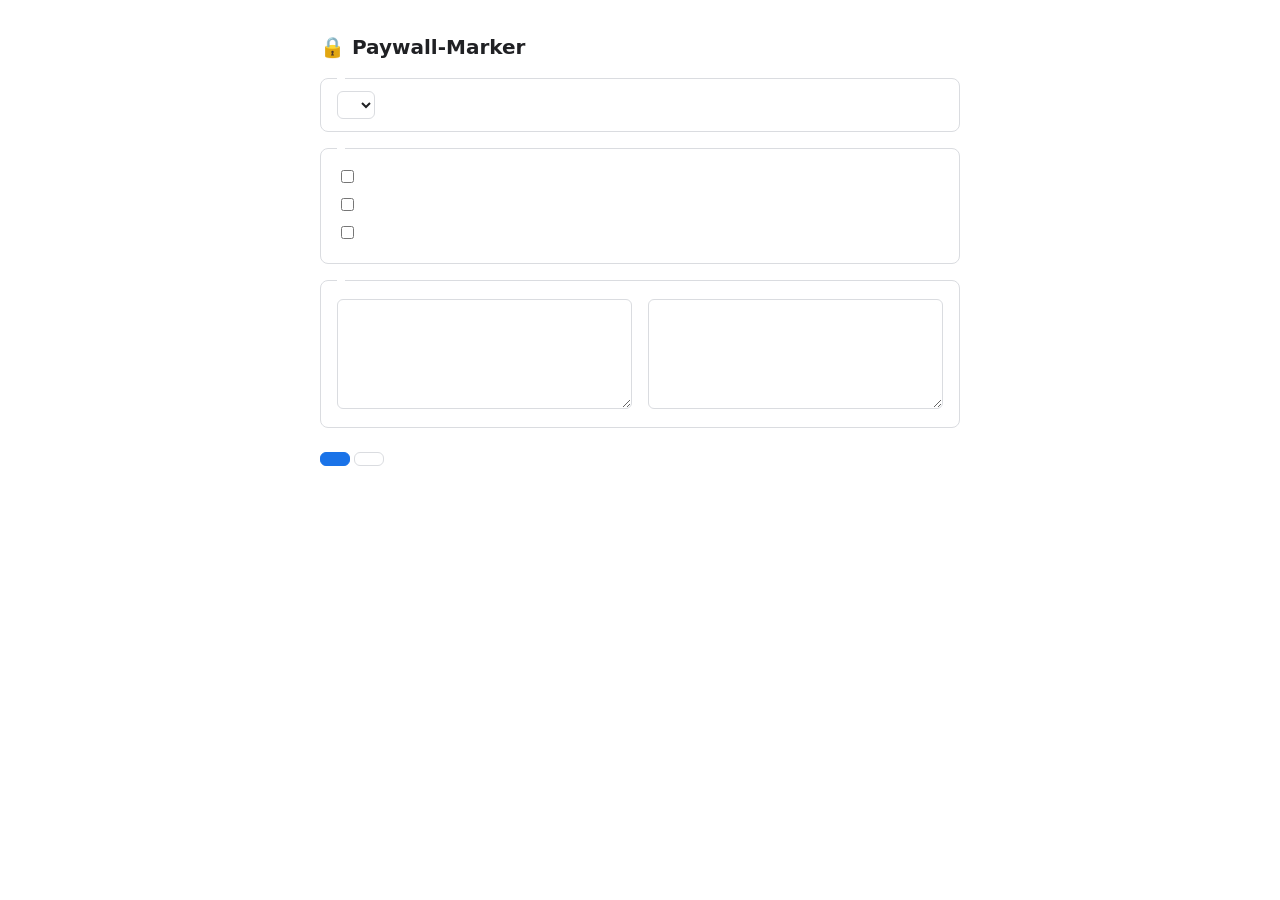
<file: options/options.html>
<!doctype html>
<!-- SPDX-License-Identifier: PolyForm-Noncommercial-1.0.0
     Required Notice: Copyright 2026 VerothSan (https://github.com/VerothSan/paywall-marker) -->
<html lang="de">
<head>
  <meta charset="utf-8">
  <title>Paywall-Marker</title>
  <style>
    :root { color-scheme: light dark; --fg:#202124; --muted:#5f6368; --bg:#fff; --line:#dadce0; --accent:#1a73e8; }
    @media (prefers-color-scheme: dark) { :root { --fg:#e8eaed; --muted:#9aa0a6; --bg:#202124; --line:#3c4043; --accent:#8ab4f8; } }
    body { font: 14px/1.5 system-ui, sans-serif; color: var(--fg); background: var(--bg); max-width: 640px; margin: 32px auto; padding: 0 16px; }
    h1 { font-size: 20px; margin-bottom: 4px; }
    p.sub { color: var(--muted); margin-top: 0; }
    fieldset { border: 1px solid var(--line); border-radius: 8px; padding: 12px 16px; margin: 16px 0; }
    legend { font-weight: 600; padding: 0 4px; }
    label { display: block; margin: 6px 0; }
    textarea { width: 100%; box-sizing: border-box; min-height: 110px; font: 13px/1.4 ui-monospace, monospace; background: transparent; color: var(--fg); border: 1px solid var(--line); border-radius: 6px; padding: 6px; }
    .row { display: flex; gap: 16px; } .row > div { flex: 1; min-width: 0; }
    @media (max-width: 560px) { .row { flex-direction: column; } }
    small { color: var(--muted); }
    button { font: inherit; padding: 6px 14px; border-radius: 6px; border: 1px solid var(--line); background: transparent; color: var(--fg); cursor: pointer; }
    button.primary { background: var(--accent); border-color: var(--accent); color: var(--bg); }
    /* Kurz eingeblendete Bestätigung ("Gespeichert ✓", "Cache geleert ✓").
       #188038 + Weiß = Kontrast ca. 5:1, in hellem und dunklem Modus gut lesbar. */
    #status { display: inline-block; margin-left: 8px; padding: 4px 10px; border-radius: 6px; background: #188038; color: #fff; font-weight: 600; animation: pwm-fade-in 0.15s ease-out; }
    #status:empty { display: none; }
    @keyframes pwm-fade-in { from { opacity: 0; transform: translateY(2px); } to { opacity: 1; transform: none; } }
    @media (prefers-reduced-motion: reduce) { #status { animation: none; } }
    .lang-row { display: flex; flex-wrap: wrap; align-items: center; gap: 6px 12px; }
    select { font: inherit; padding: 4px 8px; border-radius: 6px; border: 1px solid var(--line); background: var(--bg); color: var(--fg); max-width: 100%; }
  </style>
</head>
<body>
  <h1>🔒 Paywall-Marker</h1>
  <p class="sub" data-i18n="o_subtitle"></p>

  <fieldset>
    <legend data-i18n="o_language"></legend>
    <div class="lang-row">
      <select id="language" aria-describedby="langHint"></select>
      <small id="langHint" data-i18n="o_langHint"></small>
    </div>
  </fieldset>

  <fieldset>
    <legend data-i18n="o_display"></legend>
    <label><input type="checkbox" id="dimPaywalled"> <span data-i18n="o_dim"></span></label>
    <label><input type="checkbox" id="hidePaywalled"> <span data-i18n="o_hide"></span></label>
    <label><input type="checkbox" id="showFreeBadge"> <span data-i18n="o_showFree"></span></label>
  </fieldset>

  <fieldset>
    <legend data-i18n="o_fallback"></legend>
    <div class="row">
      <div>
        <label for="alwaysPaywall" data-i18n="o_listPaywall"></label>
        <textarea id="alwaysPaywall" spellcheck="false"></textarea>
      </div>
      <div>
        <label for="alwaysFree" data-i18n="o_listFree"></label>
        <textarea id="alwaysFree" spellcheck="false"></textarea>
      </div>
    </div>
    <small data-i18n="o_hint"></small>
  </fieldset>

  <button class="primary" id="save" data-i18n="o_save"></button>
  <button id="clear" data-i18n="o_clear"></button>
  <span id="status" role="status"></span>

  <script src="../src/i18n.js"></script>
  <script type="module" src="options.js"></script>
</body>
</html>
</file>
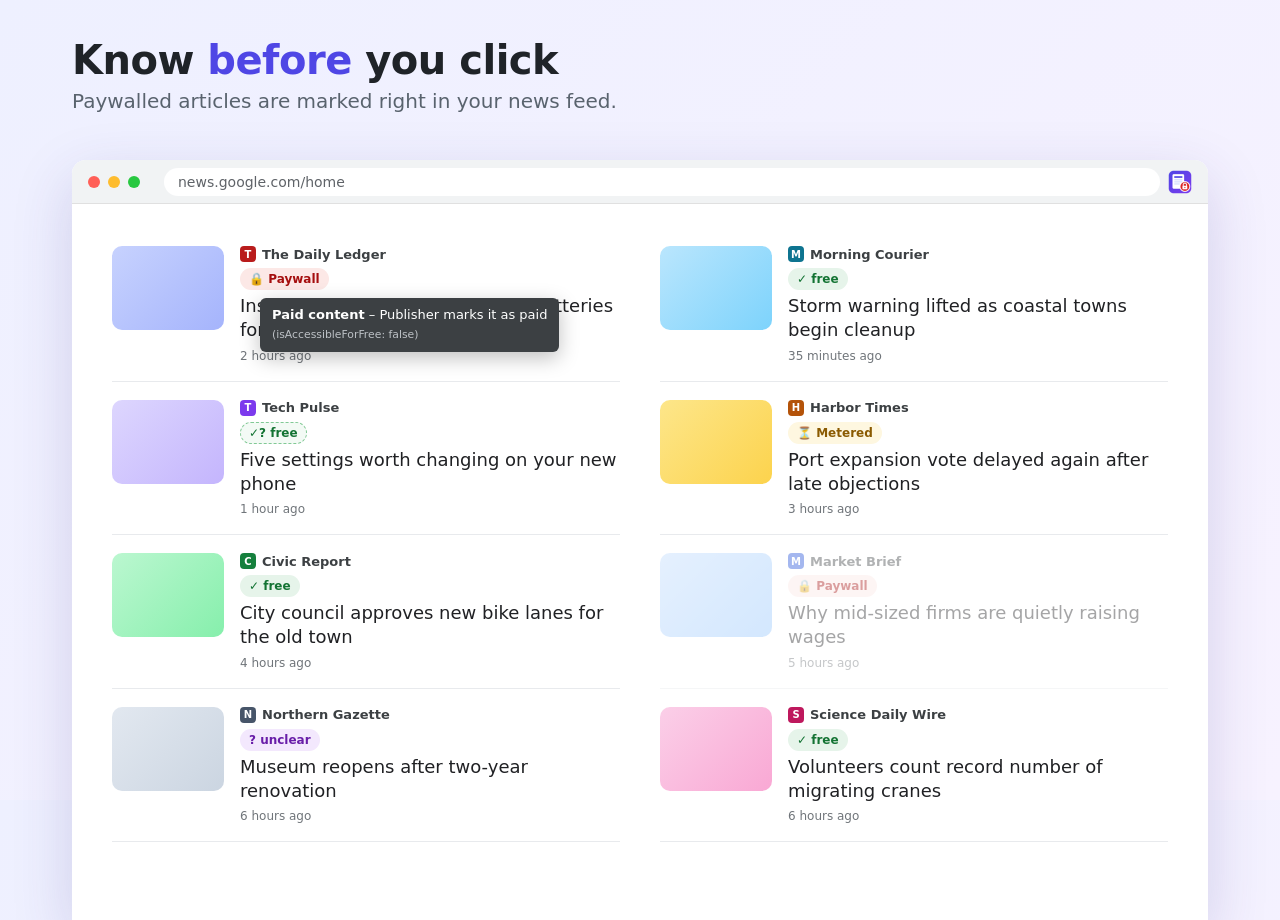
<file: store/screens.html>
<!doctype html>
<!-- SPDX-License-Identifier: PolyForm-Noncommercial-1.0.0
     Required Notice: Copyright 2026 VerothSan (https://github.com/VerothSan/paywall-marker) -->
<html>
<head>
<meta charset="utf-8">
<!-- Vorlage für die Store-Bilder. Aufruf: screens.html#<lang>-<motiv>
     lang: en | de     motiv: feed | settings | promo | promo300
     Gerendert mit Firefox headless (siehe build.sh). Zeitungen und Schlagzeilen sind erfunden. -->
<style>
  * { box-sizing: border-box; margin: 0; }
  html, body { width: 1280px; height: 800px; overflow: hidden; font-family: "Inter", system-ui, sans-serif; }
  body { background: linear-gradient(135deg, #eef0ff 0%, #f7f2ff 100%); color: #1f2328; }
  .caption { height: 150px; display: flex; flex-direction: column; justify-content: center; padding: 0 72px; }
  .caption h1 { font-size: 40px; letter-spacing: -0.5px; }
  .caption h1 em { font-style: normal; color: #4f46e5; }
  .caption p { font-size: 20px; color: #59636e; margin-top: 6px; }
  .window { position: absolute; left: 72px; right: 72px; top: 160px; bottom: -20px; background: #fff; border-radius: 14px 14px 0 0; box-shadow: 0 20px 60px rgba(60, 50, 140, .18); overflow: hidden; }
  .chrome { height: 44px; background: #f1f3f4; display: flex; align-items: center; gap: 8px; padding: 0 16px; border-bottom: 1px solid #e0e0e0; }
  .dot { width: 12px; height: 12px; border-radius: 50%; } .r{background:#ff5f57}.y{background:#febc2e}.g{background:#28c840}
  .url { margin-left: 16px; flex: 1; height: 28px; border-radius: 14px; background: #fff; display: flex; align-items: center; padding: 0 14px; font-size: 14px; color: #5f6368; }
  .ext { width: 24px; height: 24px; }
  .feed { padding: 24px 40px; display: grid; grid-template-columns: 1fr 1fr; gap: 0 40px; }
  .card { display: flex; gap: 16px; padding: 18px 0; border-bottom: 1px solid #e8eaed; transition: none; }
  .card.dim { opacity: .4; }
  .thumb { width: 112px; height: 84px; border-radius: 10px; flex: none; }
  .src { display: flex; align-items: center; gap: 6px; font-size: 13px; font-weight: 600; color: #3c4043; }
  .fav { width: 16px; height: 16px; border-radius: 4px; color: #fff; font-size: 10px; display: grid; place-items: center; font-weight: 700; }
  .title { font-size: 18px; line-height: 1.35; margin-top: 4px; font-weight: 500; color: #202124; }
  .time { font-size: 12px; color: #70757a; margin-top: 6px; }
  /* Tags wie in src/content.css (heller Modus) */
  .pwm-badge { display: inline-block; margin: 6px 0 0; padding: 1px 8px; border-radius: 999px; font: 600 12px/18px system-ui, sans-serif; border: 1px solid transparent; }
  .pwm-badge[data-s="paywall"] { background: #fce8e6; color: #a50e0e; }
  .pwm-badge[data-s="metered"] { background: #fef7e0; color: #8a5a00; }
  .pwm-badge[data-s="free"] { background: #e6f4ea; color: #137333; }
  .pwm-badge[data-s="likelyFree"] { background: #f3faf5; color: #137333; border: 1px dashed #81c995; }
  .pwm-badge[data-s="unknown"] { background: #f3e8fd; color: #681da8; }
  .tip { position: absolute; background: #3c4043; color: #fff; font-size: 13px; line-height: 1.45; padding: 8px 12px; border-radius: 6px; max-width: 360px; box-shadow: 0 6px 20px rgba(0,0,0,.25); }
  .tip small { color: #bdc1c6; }
  /* Einstellungen */
  .settings { display: flex; gap: 32px; padding: 0 24px 0 48px; }
  .sidecol { width: 300px; flex: none; display: flex; flex-direction: column; gap: 28px; padding-top: 56px; }
  /* Auf 85 % verkleinert, damit die ganze Seite inkl. Buttons ins Bild passt */
  .settings iframe { flex: none; width: 861px; height: 700px; border: 0; border-left: 1px solid #e8eaed; transform: scale(.85); transform-origin: top left; margin-right: -129px; }
  .side { font-size: 16px; color: #3c4043; line-height: 1.45; padding-left: 14px; border-left: 3px solid #c7d2fe; }
  .side b { color: #4f46e5; display: block; font-size: 18px; margin-bottom: 4px; }
  /* Werbebild 440x280 */
  body.promo { width: 440px; height: 280px; background: linear-gradient(135deg, #4f46e5, #7c3aed); color: #fff; }
  .promo-box { padding: 30px 32px; }
  .promo-head { display: flex; align-items: center; gap: 14px; }
  .promo-head img { width: 64px; height: 64px; }
  .promo-head h1 { font-size: 30px; letter-spacing: -0.5px; }
  .promo-box p { font-size: 18px; margin: 16px 0 18px; line-height: 1.35; opacity: .95; }
  .promo-box .pwm-badge { margin: 0 6px 6px 0; font-size: 13px; }
  /* Kleines Werbebild 300x188 (Opera-Add-on-Store): gleiche Gestaltung, kleiner gesetzt */
  body.promo.mini { width: 300px; height: 188px; }
  .mini .promo-box { padding: 18px 20px; }
  .mini .promo-head { gap: 10px; }
  .mini .promo-head img { width: 42px; height: 42px; }
  .mini .promo-head h1 { font-size: 21px; letter-spacing: -0.3px; }
  .mini .promo-box p { font-size: 13px; margin: 10px 0 12px; }
  .mini .promo-box .pwm-badge { margin: 0 4px 4px 0; padding: 0 6px; font-size: 10.5px; line-height: 16px; }
</style>
</head>
<body>
<script>
const [lang, shot] = (location.hash.slice(1) || "en-feed").split("-");
const T = {
  en: {
    cap: "Know <em>before</em> you click", sub: "Paywalled articles are marked right in your news feed.",
    url: "news.google.com/home", lbl: { paywall: "🔒 Paywall", metered: "⏳ Metered", free: "✓ free", likelyFree: "✓? free", unknown: "? unclear" },
    tip: "<b>Paid content</b> – Publisher marks it as paid<br><small>(isAccessibleForFree: false)</small>",
    items: [
      ["paywall", "The Daily Ledger", "#b91c1c", "Inside the race to build cheaper batteries for city buses", "2 hours ago"],
      ["free", "Morning Courier", "#0e7490", "Storm warning lifted as coastal towns begin cleanup", "35 minutes ago"],
      ["likelyFree", "Tech Pulse", "#7c3aed", "Five settings worth changing on your new phone", "1 hour ago"],
      ["metered", "Harbor Times", "#b45309", "Port expansion vote delayed again after late objections", "3 hours ago"],
      ["free", "Civic Report", "#15803d", "City council approves new bike lanes for the old town", "4 hours ago"],
      ["paywall", "Market Brief", "#1d4ed8", "Why mid-sized firms are quietly raising wages", "5 hours ago"],
      ["unknown", "Northern Gazette", "#475569", "Museum reopens after two-year renovation", "6 hours ago"],
      ["free", "Science Daily Wire", "#be185d", "Volunteers count record number of migrating cranes", "6 hours ago"],
    ],
    s_cap: "Your rules, <em>your language</em>", s_sub: "Dim or hide paywalled articles, add fallback rules, choose from 16 languages.",
    side: [["Dim or hide", "Paywalled articles fade out or disappear."], ["Fallback lists", "For sites that block automated checks."], ["16 languages", "Browser language by default."]],
    promo: "Know before you click: paywalled articles marked in your news feed.",
  },
  de: {
    cap: "Wissen, <em>bevor</em> du klickst", sub: "Paywall-Artikel werden direkt im News-Feed markiert.",
    url: "news.google.com/home", lbl: { paywall: "🔒 Paywall", metered: "⏳ Zähler", free: "✓ frei", likelyFree: "✓? frei", unknown: "? unklar" },
    tip: "<b>Kostenpflichtig</b> – Verlag kennzeichnet als kostenpflichtig<br><small>(isAccessibleForFree: false)</small>",
    items: [
      ["paywall", "Tagesbote", "#b91c1c", "Wie Stadtwerke günstigere Akkus für Busse entwickeln wollen", "vor 2 Stunden"],
      ["free", "Morgenkurier", "#0e7490", "Sturmwarnung aufgehoben – Küstenorte beginnen mit Aufräumen", "vor 35 Minuten"],
      ["likelyFree", "Technik-Puls", "#7c3aed", "Fünf Einstellungen, die du am neuen Handy ändern solltest", "vor 1 Stunde"],
      ["metered", "Hafenblatt", "#b45309", "Abstimmung über Hafenausbau erneut verschoben", "vor 3 Stunden"],
      ["free", "Bürgerreport", "#15803d", "Stadtrat beschließt neue Radwege für die Altstadt", "vor 4 Stunden"],
      ["paywall", "Marktbrief", "#1d4ed8", "Warum Mittelständler still und leise die Löhne erhöhen", "vor 5 Stunden"],
      ["unknown", "Nordanzeiger", "#475569", "Museum öffnet nach zwei Jahren Umbau wieder", "vor 6 Stunden"],
      ["free", "Wissen kompakt", "#be185d", "Freiwillige zählen Rekordzahl an Zugvögeln", "vor 6 Stunden"],
    ],
    s_cap: "Deine Regeln, <em>deine Sprache</em>", s_sub: "Paywall-Artikel abblenden oder ausblenden, eigene Regeln, 16 Sprachen.",
    side: [["Abblenden oder ausblenden", "Paywall-Artikel treten zurück oder verschwinden."], ["Fallback-Listen", "Für Seiten, die die Prüfung blocken."], ["16 Sprachen", "Standard ist die Browsersprache."]],
    promo: "Wissen, bevor du klickst: Paywall-Artikel im News-Feed markiert.",
  },
}[lang];
const grad = ["#c7d2fe,#a5b4fc", "#bae6fd,#7dd3fc", "#ddd6fe,#c4b5fd", "#fde68a,#fcd34d", "#bbf7d0,#86efac", "#bfdbfe,#93c5fd", "#e2e8f0,#cbd5e1", "#fbcfe8,#f9a8d4"];

if (shot === "promo" || shot === "promo300") {
  document.body.className = shot === "promo300" ? "promo mini" : "promo";
  document.body.insertAdjacentHTML("beforeend", `<div class="promo-box">
    <div class="promo-head"><img src="../icons/icon-128.png" alt=""><h1>Paywall-Marker</h1></div>
    <p>${T.promo}</p>
    <span class="pwm-badge" data-s="paywall">${T.lbl.paywall}</span><span class="pwm-badge" data-s="free">${T.lbl.free}</span><span class="pwm-badge" data-s="metered">${T.lbl.metered}</span>
  </div>`);
} else {
  const isFeed = shot === "feed";
  document.body.insertAdjacentHTML("beforeend", `
    <div class="caption"><h1>${isFeed ? T.cap : T.s_cap}</h1><p>${isFeed ? T.sub : T.s_sub}</p></div>
    <div class="window">
      <div class="chrome"><span class="dot r"></span><span class="dot y"></span><span class="dot g"></span>
        <div class="url">${isFeed ? T.url : "chrome-extension://…/options/options.html"}</div><img class="ext" src="../icons/icon-48.png" alt=""></div>
      <div id="content"></div>
    </div>`);
  const c = document.getElementById("content");
  if (isFeed) {
    c.className = "feed";
    c.innerHTML = T.items.map(([s, src, col, title, time], i) => `
      <div class="card ${s === "paywall" ? "dim" : ""}">
        <div class="thumb" style="background:linear-gradient(135deg,${grad[i]})"></div>
        <div><div class="src"><span class="fav" style="background:${col}">${src[0]}</span>${src}</div>
          <span class="pwm-badge" data-s="${s}" ${i === 0 ? 'id="b0"' : ""}>${T.lbl[s]}</span>
          <div class="title">${title}</div><div class="time">${time}</div></div>
      </div>`).join("");
    // Erste Paywall-Karte "gehovert": volle Deckkraft + Tooltip
    const first = c.querySelector(".card");
    first.classList.remove("dim");
    requestAnimationFrame(() => {
      const b = document.getElementById("b0").getBoundingClientRect(), w = document.querySelector(".window").getBoundingClientRect();
      document.querySelector(".window").insertAdjacentHTML("beforeend", `<div class="tip" style="left:${b.left - w.left + 20}px;top:${b.bottom - w.top + 8}px">${T.tip}</div>`);
    });
  } else {
    c.className = "settings";
    c.innerHTML = `<div class="sidecol">${T.side.map(([h, p]) => `<div class="side"><b>${h}</b>${p}</div>`).join("")}</div>
      <iframe src="../dist/preview_options_${lang}.html"></iframe>`;
  }
}
</script>
</body>
</html>
</file>
